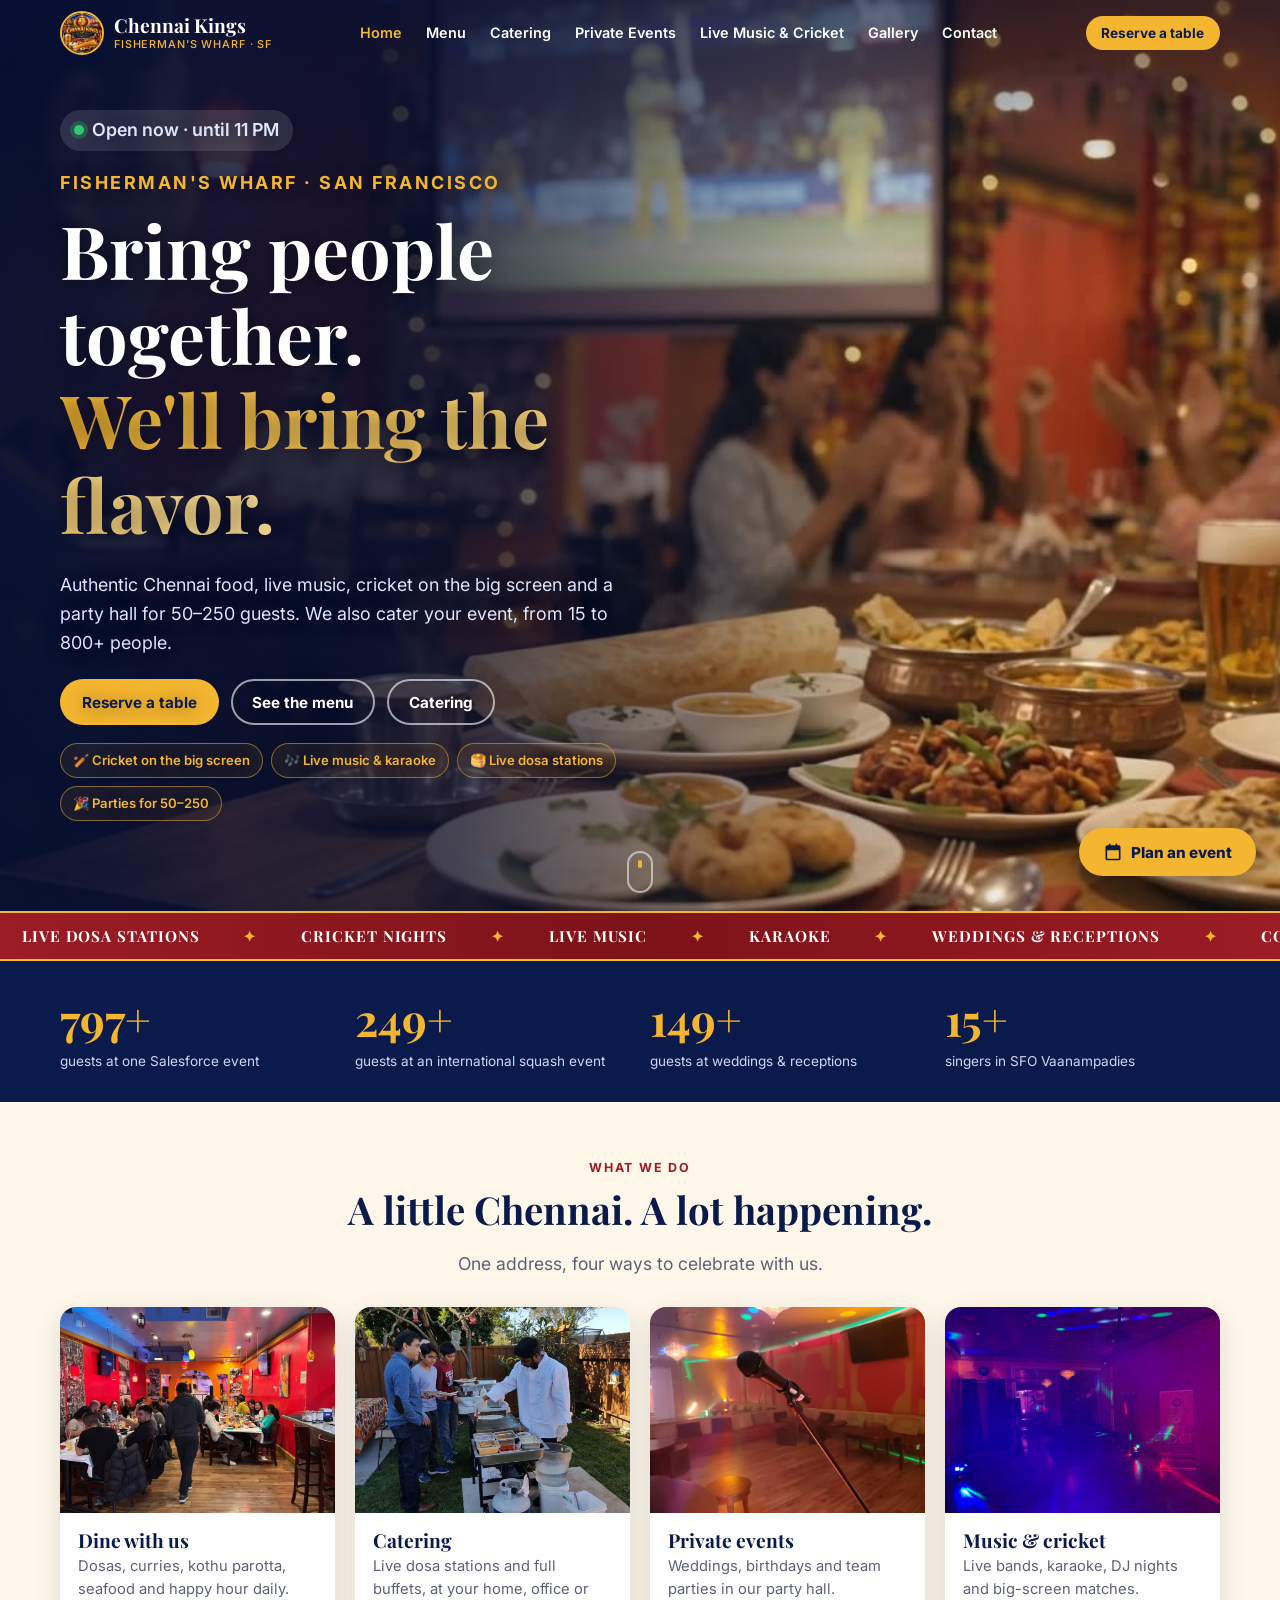
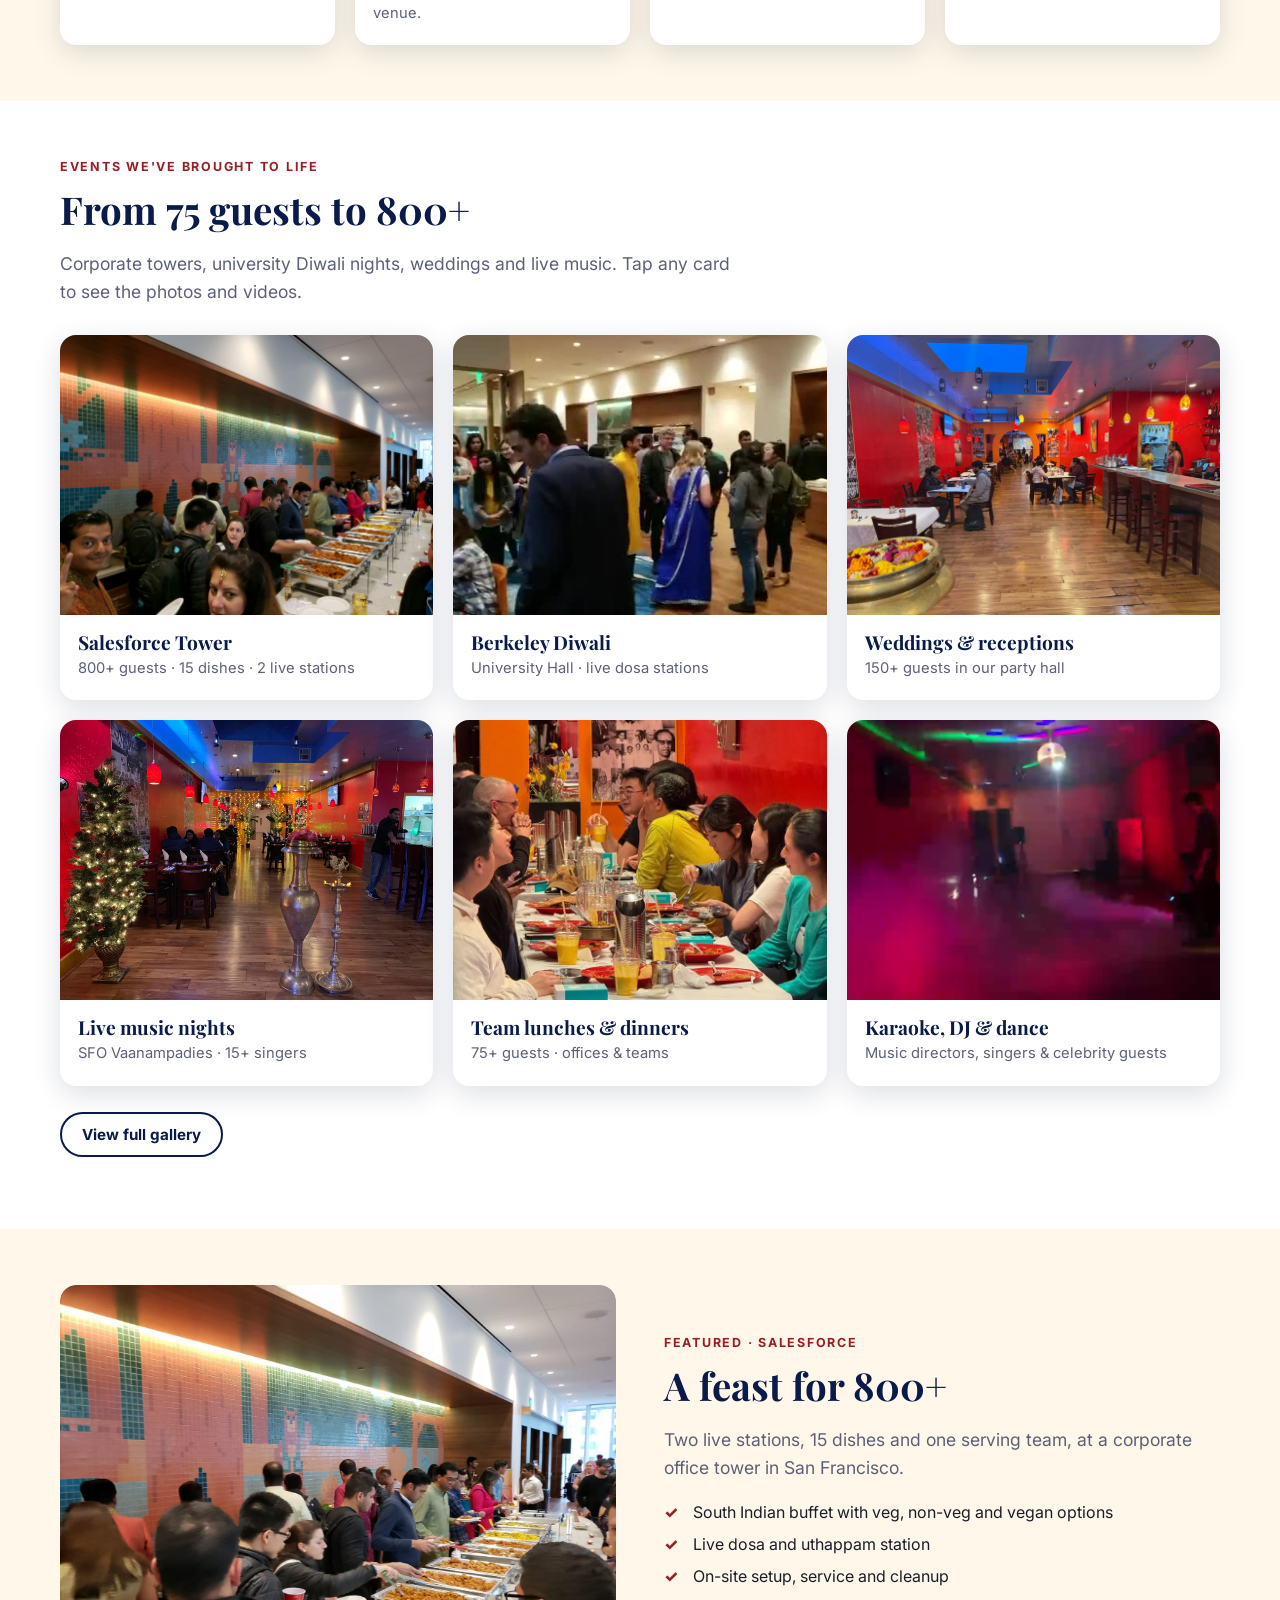
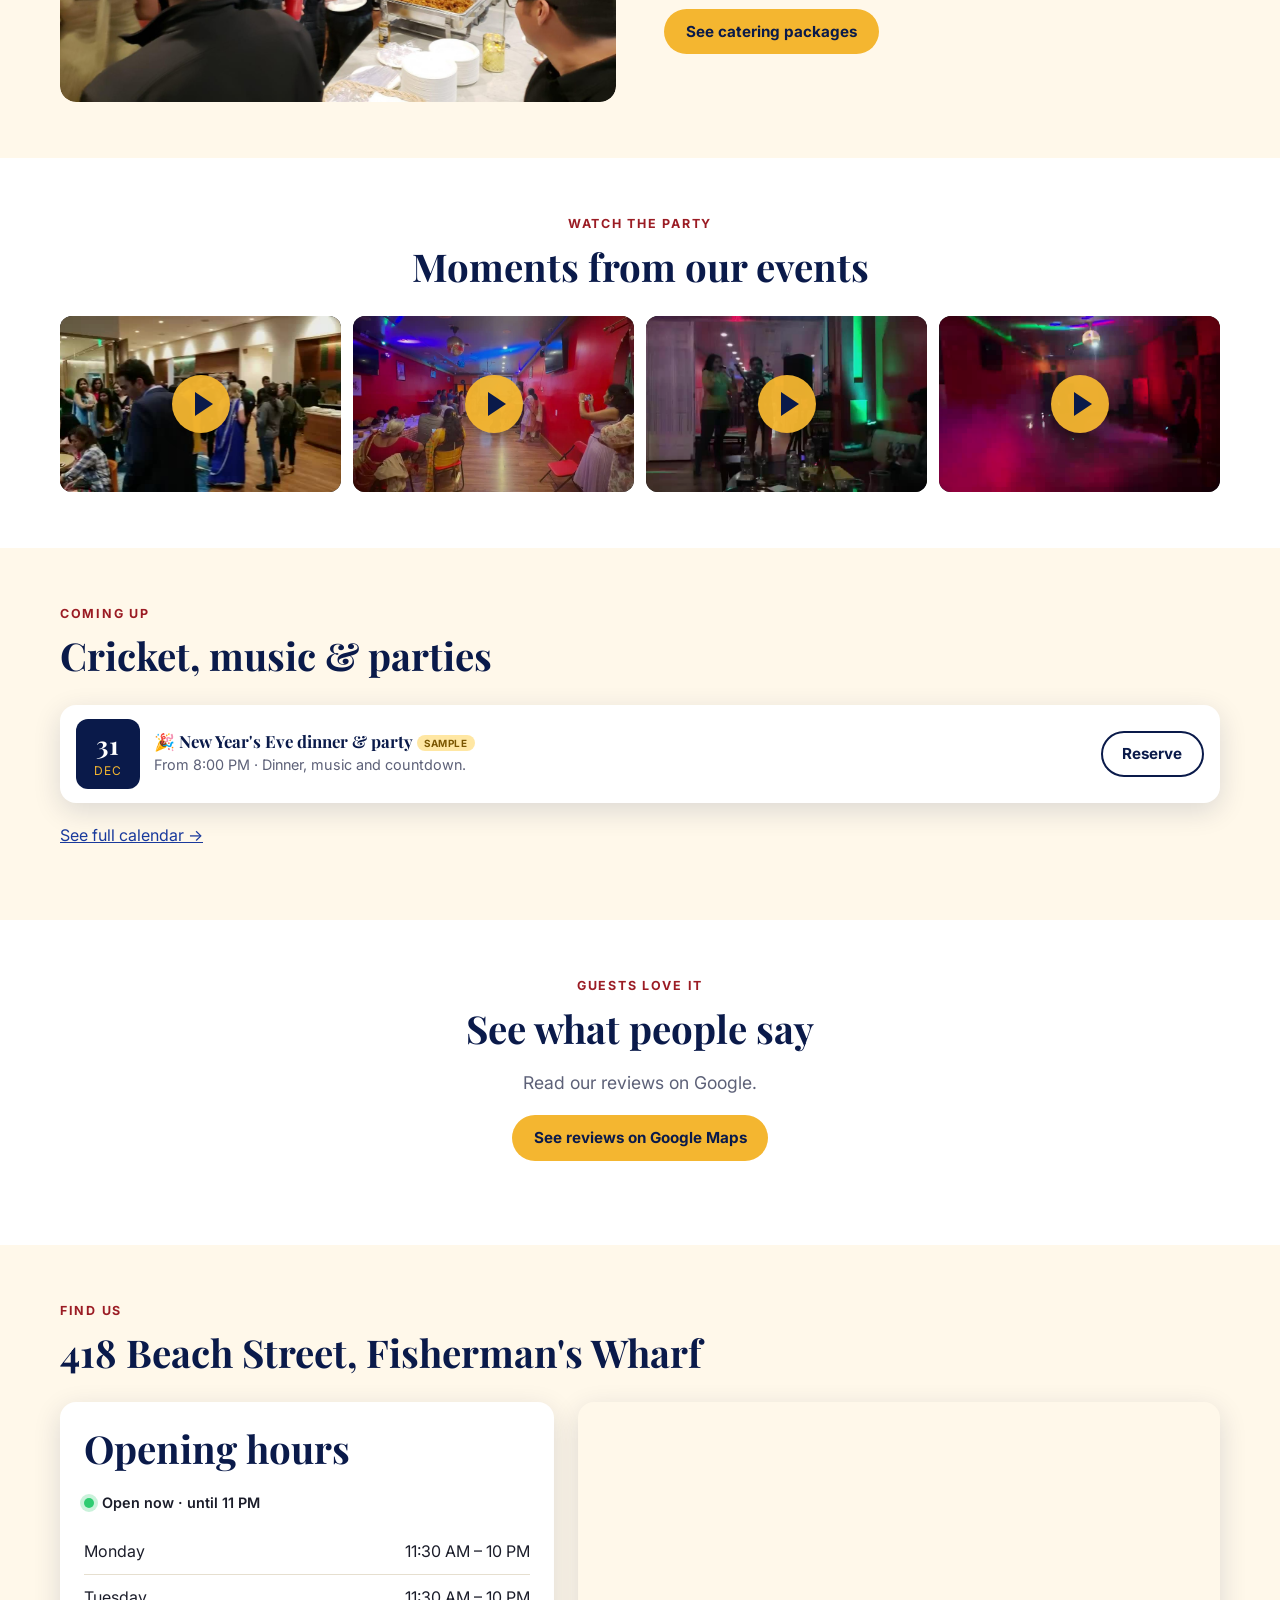
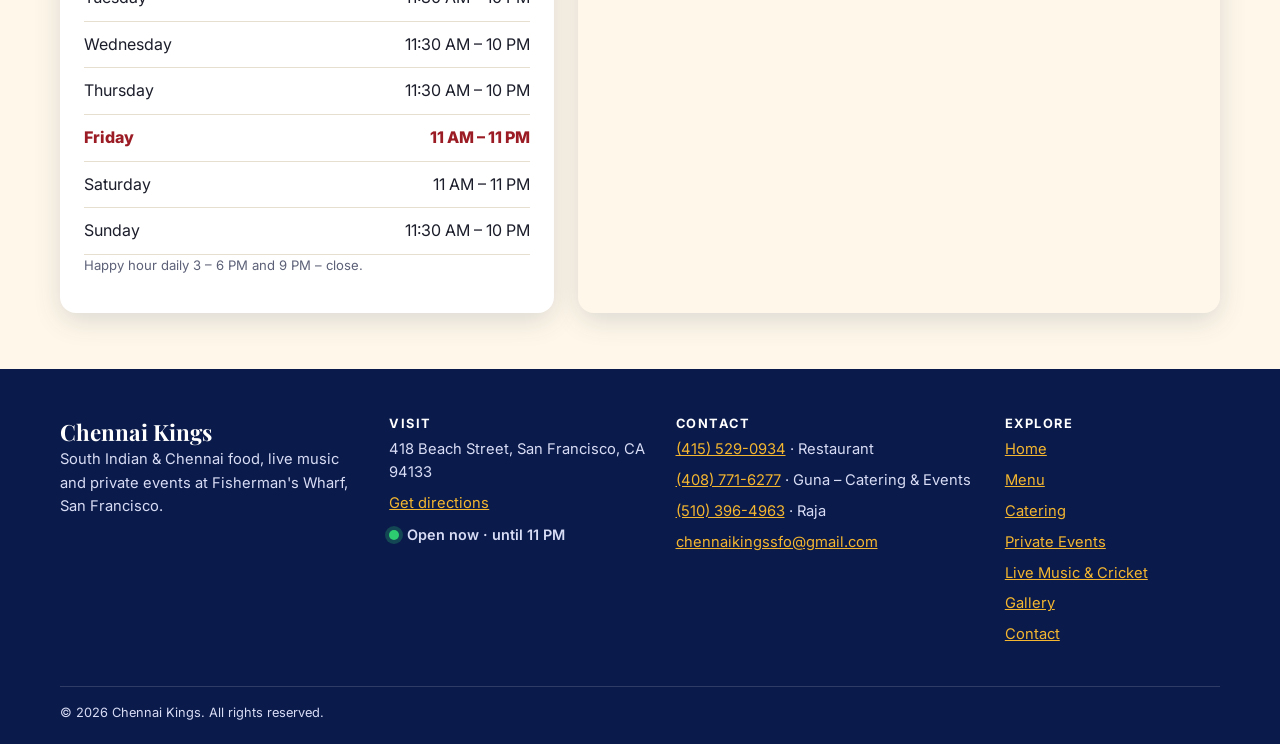
<file: index.html>
<!doctype html>
<html lang="en">
<head>
<meta charset="utf-8">
<meta name="viewport" content="width=device-width, initial-scale=1">
<title>Chennai Kings – South Indian Restaurant & Event Venue, Fisherman's Wharf SF</title>
<meta name="description" content="Chennai-style South Indian food, live music, cricket, karaoke and private events for 50–250 guests at Fisherman's Wharf, San Francisco. Catering for up to 800+ guests.">
<meta name="theme-color" content="#0a1a4a">
<link rel="icon" href="assets/logo-icon.png">
<link rel="preconnect" href="https://fonts.googleapis.com"><link rel="preconnect" href="https://fonts.gstatic.com" crossorigin>
<link rel="stylesheet" href="https://fonts.googleapis.com/css2?family=Inter:wght@400;500;600;700;800&family=Playfair+Display:wght@600;700&display=swap">
<link rel="stylesheet" href="css/style.css">
<link rel="preload" as="image" href="assets/hero/hero-poster.jpg">
<script>document.documentElement.classList.add("hv")</script>
</head>
<body data-page="home">
<a href="#main" style="position:absolute;left:-999px" onfocus="this.style.left='8px'">Skip to content</a>
<header id="site-header"></header>
<main id="main">
<section class="hero-home">
  <div class="hh-video" aria-hidden="true">
    <video autoplay muted loop playsinline preload="auto" poster="assets/hero/hero-poster.jpg" disablepictureinpicture>
      <source src="assets/hero/hero-cricket-sm.mp4" type="video/mp4" media="(max-width: 767px)">
      <source src="assets/hero/hero-cricket.mp4" type="video/mp4">
    </video>
  </div>
  <div class="wrap hh-grid">
    <div class="hh-copy">
      <p class="status" data-open-status></p>
      <p class="eyebrow" style="color:var(--gold)">Fisherman's Wharf · San Francisco</p>
      <h1>Bring people together.<br><em>We'll bring the flavor.</em></h1>
      <p>Authentic Chennai food, live music, cricket on the big screen and a party hall for 50–250 guests. We also cater your event, from 15 to 800+ people.</p>
      <div class="cta"><a class="btn btn-gold" href="tel:+14155290934">Reserve a table</a><a class="btn btn-ghost" href="menu.html">See the menu</a><a class="btn btn-ghost" href="catering.html">Catering</a></div>
      <ul class="facts"><li>🏏 Cricket on the big screen</li><li>🎶 Live music &amp; karaoke</li><li>🥞 Live dosa stations</li><li>🎉 Parties for 50–250</li></ul>
    </div>
  </div>
  <span class="scroll-cue" aria-hidden="true"></span>
</section>
<div class="marquee" aria-hidden="true"><div class="track"><span>Live dosa stations</span><span>Cricket nights</span><span>Live music</span><span>Karaoke</span><span>Weddings &amp; receptions</span><span>Corporate catering</span><span>Happy hour daily</span><span>Salesforce · 800+ guests</span><span>Berkeley Diwali</span><span>DJ &amp; dance parties</span><span>Live dosa stations</span><span>Cricket nights</span><span>Live music</span><span>Karaoke</span><span>Weddings &amp; receptions</span><span>Corporate catering</span><span>Happy hour daily</span><span>Salesforce · 800+ guests</span><span>Berkeley Diwali</span><span>DJ &amp; dance parties</span></div></div>
<div class="stats"><div class="wrap" data-stats></div></div>

<section class="block"><div class="wrap">
  <div class="sec-head center"><p class="eyebrow">What we do</p><h2>A little Chennai. A lot happening.</h2>
  <p class="lead">One address, four ways to celebrate with us.</p></div>
  <div class="grid g4">
    <a class="card ev" href="menu.html"><img src="assets/14_Other_Restaurant_Photos/group-dinner.jpg" alt="Group dinner" loading="lazy"><div><h3>Dine with us</h3><p>Dosas, curries, kothu parotta, seafood and happy hour daily.</p></div></a>
    <a class="card ev" href="catering.html"><img src="assets/08_Onsite_Dosa_Stations/onsite-dosa-1.jpg" alt="Live dosa station" loading="lazy"><div><h3>Catering</h3><p>Live dosa stations and full buffets, at your home, office or venue.</p></div></a>
    <a class="card ev" href="private-events.html"><img src="assets/12_Private_Party_Setups/private-event-setup-2.jpg" alt="Private party setup" loading="lazy"><div><h3>Private events</h3><p>Weddings, birthdays and team parties in our party hall.</p></div></a>
    <a class="card ev" href="live-music.html"><img src="assets/06_Live_Music/live-music-atmosphere-2.jpg" alt="Live music night" loading="lazy"><div><h3>Music &amp; cricket</h3><p>Live bands, karaoke, DJ nights and big-screen matches.</p></div></a>
  </div></div></section>

<section class="block alt"><div class="wrap">
  <div class="sec-head"><p class="eyebrow">Events we've brought to life</p><h2>From 75 guests to 800+</h2>
  <p class="lead">Corporate towers, university Diwali nights, weddings and live music. Tap any card to see the photos and videos.</p></div>
  <div class="grid g3" data-past></div>
  <p style="margin-top:26px"><a class="btn btn-ghost-dark" href="gallery.html">View full gallery</a></p>
</div></section>

<section class="block"><div class="wrap feature">
  <div class="media"><img src="assets/01_Salesforce_Catering/salesforce-event-1.jpg" alt="Salesforce catering" loading="lazy"></div>
  <div><p class="eyebrow">Featured · Salesforce</p><h2>A feast for 800+</h2>
  <p class="lead">Two live stations, 15 dishes and one serving team, at a corporate office tower in San Francisco.</p>
  <ul class="ticks"><li>South Indian buffet with veg, non-veg and vegan options</li><li>Live dosa and uthappam station</li><li>On-site setup, service and cleanup</li></ul>
  <a class="btn btn-gold" href="catering.html">See catering packages</a></div></div></section>

<section class="block alt"><div class="wrap">
  <div class="sec-head center"><p class="eyebrow">Watch the party</p><h2>Moments from our events</h2></div>
  <div class="strip" data-videos="berkeley-diwali-1,live-music-performance-2,private-dj-dance-1,wedding-celebration-2"></div>
</div></section>

<section class="block"><div class="wrap">
  <div class="sec-head"><p class="eyebrow">Coming up</p><h2>Cricket, music &amp; parties</h2></div>
  <ul class="cal" data-events="all"></ul>
  <p style="margin-top:20px"><a href="live-music.html">See full calendar →</a></p>
</div></section>

<section class="block alt"><div class="wrap">
  <div class="sec-head center"><p class="eyebrow">Guests love it</p><h2>See what people say</h2>
  <p class="lead">Read our reviews on Google.</p><div data-reviews></div></div>
</div></section>

<section class="block"><div class="wrap"><div class="sec-head"><p class="eyebrow">Find us</p><h2>418 Beach Street, Fisherman's Wharf</h2></div>
<div class="info-grid">
  <div class="panel"><h2>Opening hours</h2><p class="status" data-open-status></p><ul class="hours" data-hours></ul>
    <p class="fine">Happy hour daily 3 – 6 PM and 9 PM – close.</p></div>
  <div class="map" data-map></div></div>
</div></section>
</main>
<footer id="site-footer"></footer>
<script src="js/data.js"></script>
<script src="js/main.js"></script>
</body>
</html>
</file>
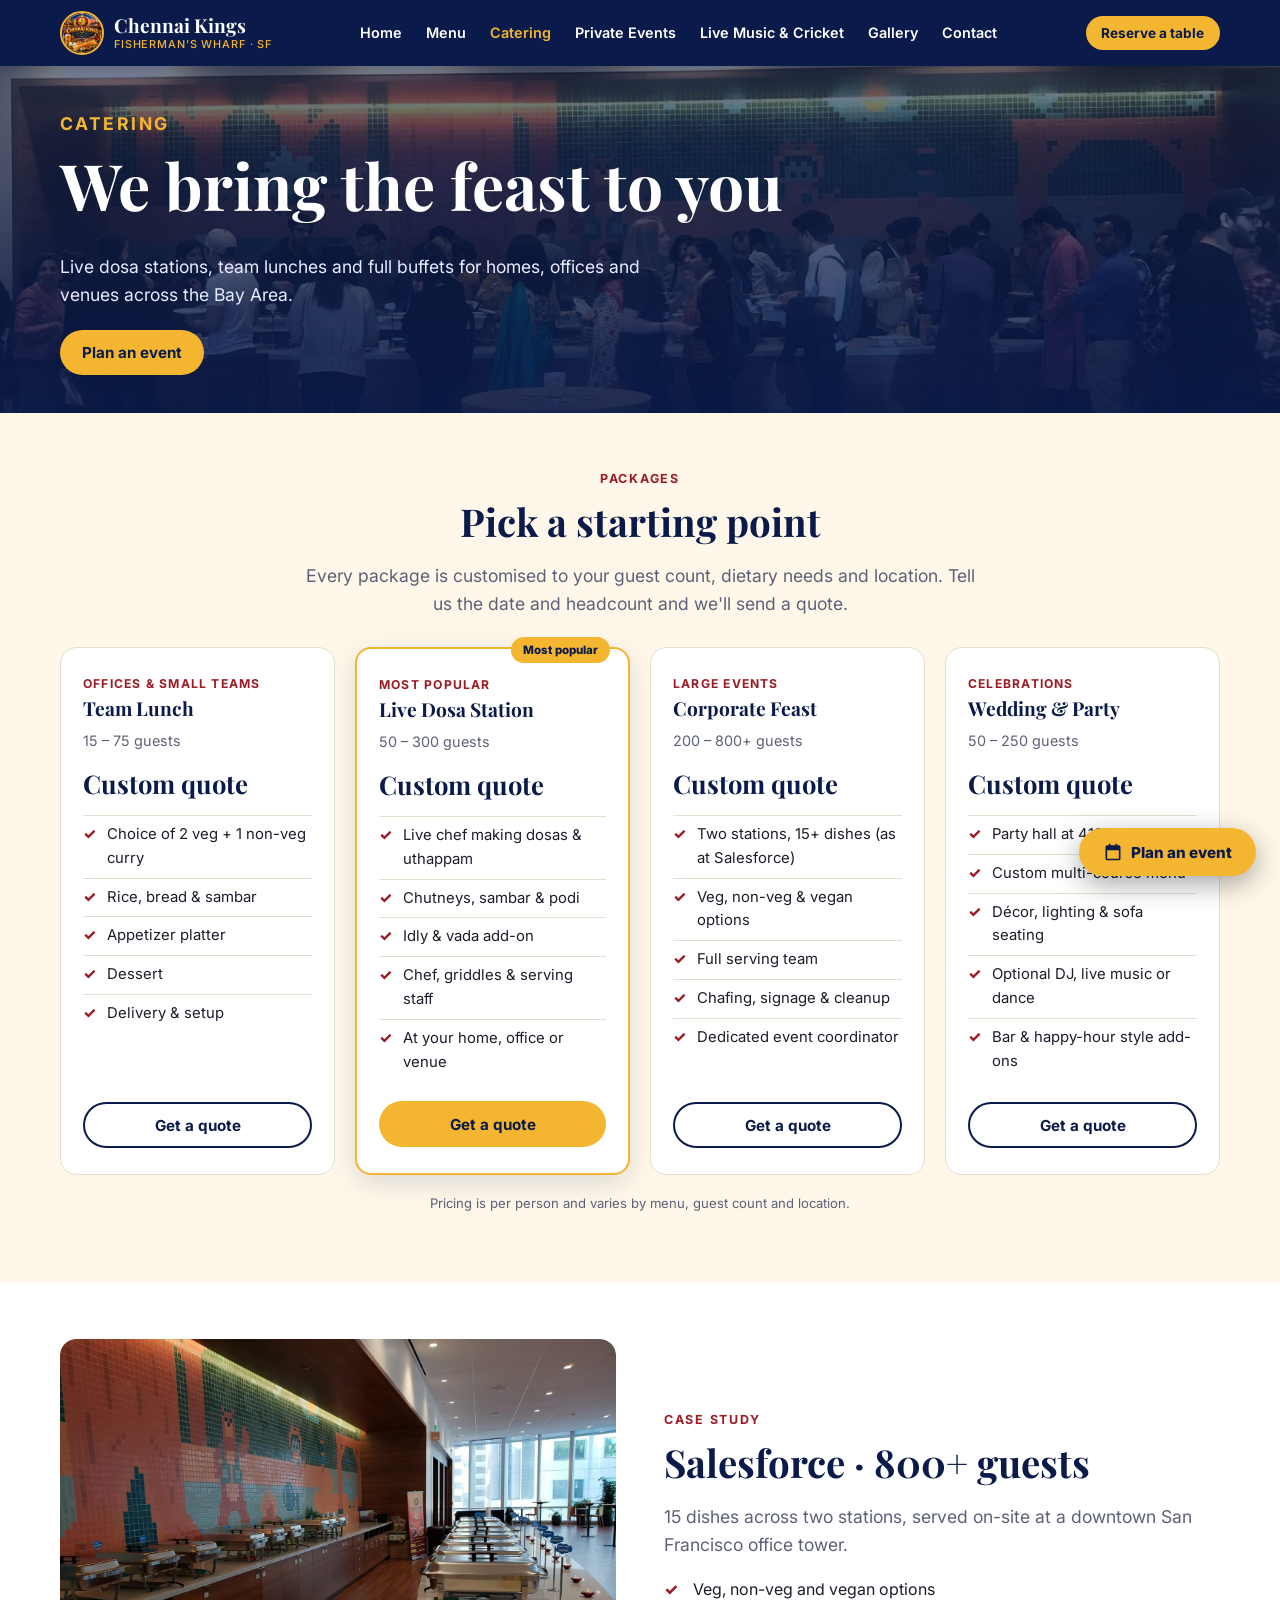
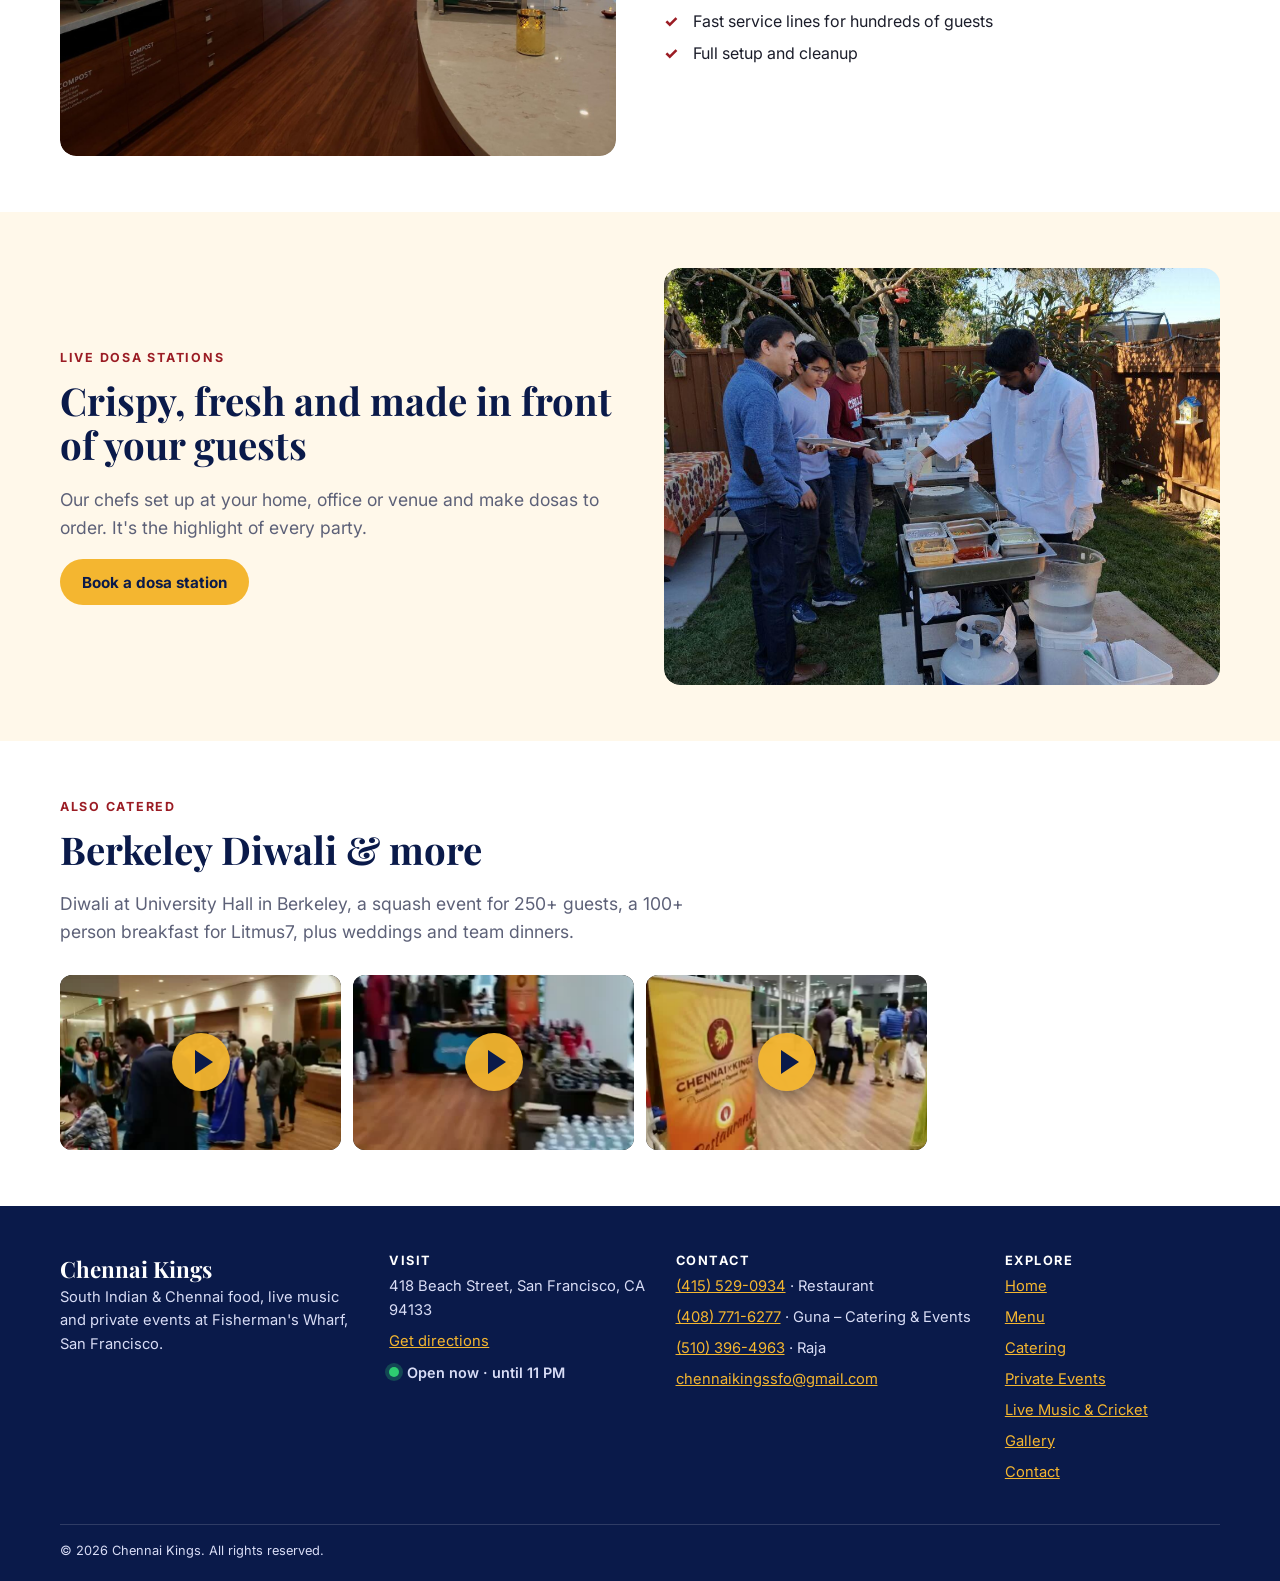
<file: catering.html>
<!doctype html>
<html lang="en">
<head>
<meta charset="utf-8">
<meta name="viewport" content="width=device-width, initial-scale=1">
<title>Catering – Live Dosa Stations & Corporate Catering | Chennai Kings SF</title>
<meta name="description" content="South Indian catering in San Francisco and the Bay Area: live dosa stations, corporate lunches and feasts for up to 800+ guests.">
<meta name="theme-color" content="#0a1a4a">
<link rel="icon" href="assets/logo-icon.png">
<link rel="preconnect" href="https://fonts.googleapis.com"><link rel="preconnect" href="https://fonts.gstatic.com" crossorigin>
<link rel="stylesheet" href="https://fonts.googleapis.com/css2?family=Inter:wght@400;500;600;700;800&family=Playfair+Display:wght@600;700&display=swap">
<link rel="stylesheet" href="css/style.css">
</head>
<body data-page="catering">
<a href="#main" style="position:absolute;left:-999px" onfocus="this.style.left='8px'">Skip to content</a>
<header id="site-header"></header>
<main id="main">
<section class="hero small" style="background-image:url('assets/01_Salesforce_Catering/salesforce-crowd.jpg')">
  <div class="wrap">
    
    <p class="eyebrow" style="color:var(--gold)">Catering</p>
    <h1>We bring the feast to you</h1>
    <p>Live dosa stations, team lunches and full buffets for homes, offices and venues across the Bay Area.</p>
    <div class="cta"><button class="btn btn-gold" data-plan>Plan an event</button></div>
  </div>
</section>
<section class="block"><div class="wrap">
  <div class="sec-head center"><p class="eyebrow">Packages</p><h2>Pick a starting point</h2>
  <p class="lead">Every package is customised to your guest count, dietary needs and location. Tell us the date and headcount and we'll send a quote.</p></div>
  <div class="grid g4" data-packages></div>
  <p class="fine" style="margin-top:18px;text-align:center">Pricing is per person and varies by menu, guest count and location.</p>
</div></section>

<section class="block alt"><div class="wrap feature">
  <div class="media"><img src="assets/01_Salesforce_Catering/salesforce-event-5.jpg" alt="Salesforce stations" loading="lazy"></div>
  <div><p class="eyebrow">Case study</p><h2>Salesforce · 800+ guests</h2>
  <p class="lead">15 dishes across two stations, served on-site at a downtown San Francisco office tower.</p>
  <ul class="ticks"><li>Veg, non-veg and vegan options</li><li>Fast service lines for hundreds of guests</li><li>Full setup and cleanup</li></ul></div></div></section>

<section class="block"><div class="wrap feature flip">
  <div class="media"><img src="assets/08_Onsite_Dosa_Stations/onsite-dosa-1.jpg" alt="Chef preparing dosas" loading="lazy"></div>
  <div><p class="eyebrow">Live dosa stations</p><h2>Crispy, fresh and made in front of your guests</h2>
  <p class="lead">Our chefs set up at your home, office or venue and make dosas to order. It's the highlight of every party.</p>
  <button class="btn btn-gold" data-plan="Live dosa station">Book a dosa station</button></div></div></section>

<section class="block alt"><div class="wrap">
  <div class="sec-head"><p class="eyebrow">Also catered</p><h2>Berkeley Diwali &amp; more</h2>
  <p class="lead">Diwali at University Hall in Berkeley, a squash event for 250+ guests, a 100+ person breakfast for Litmus7, plus weddings and team dinners.</p></div>
  <div class="strip" data-videos="berkeley-diwali"></div>
</div></section>
</main>
<footer id="site-footer"></footer>
<script src="js/data.js"></script>
<script src="js/main.js"></script>
</body>
</html>
</file>
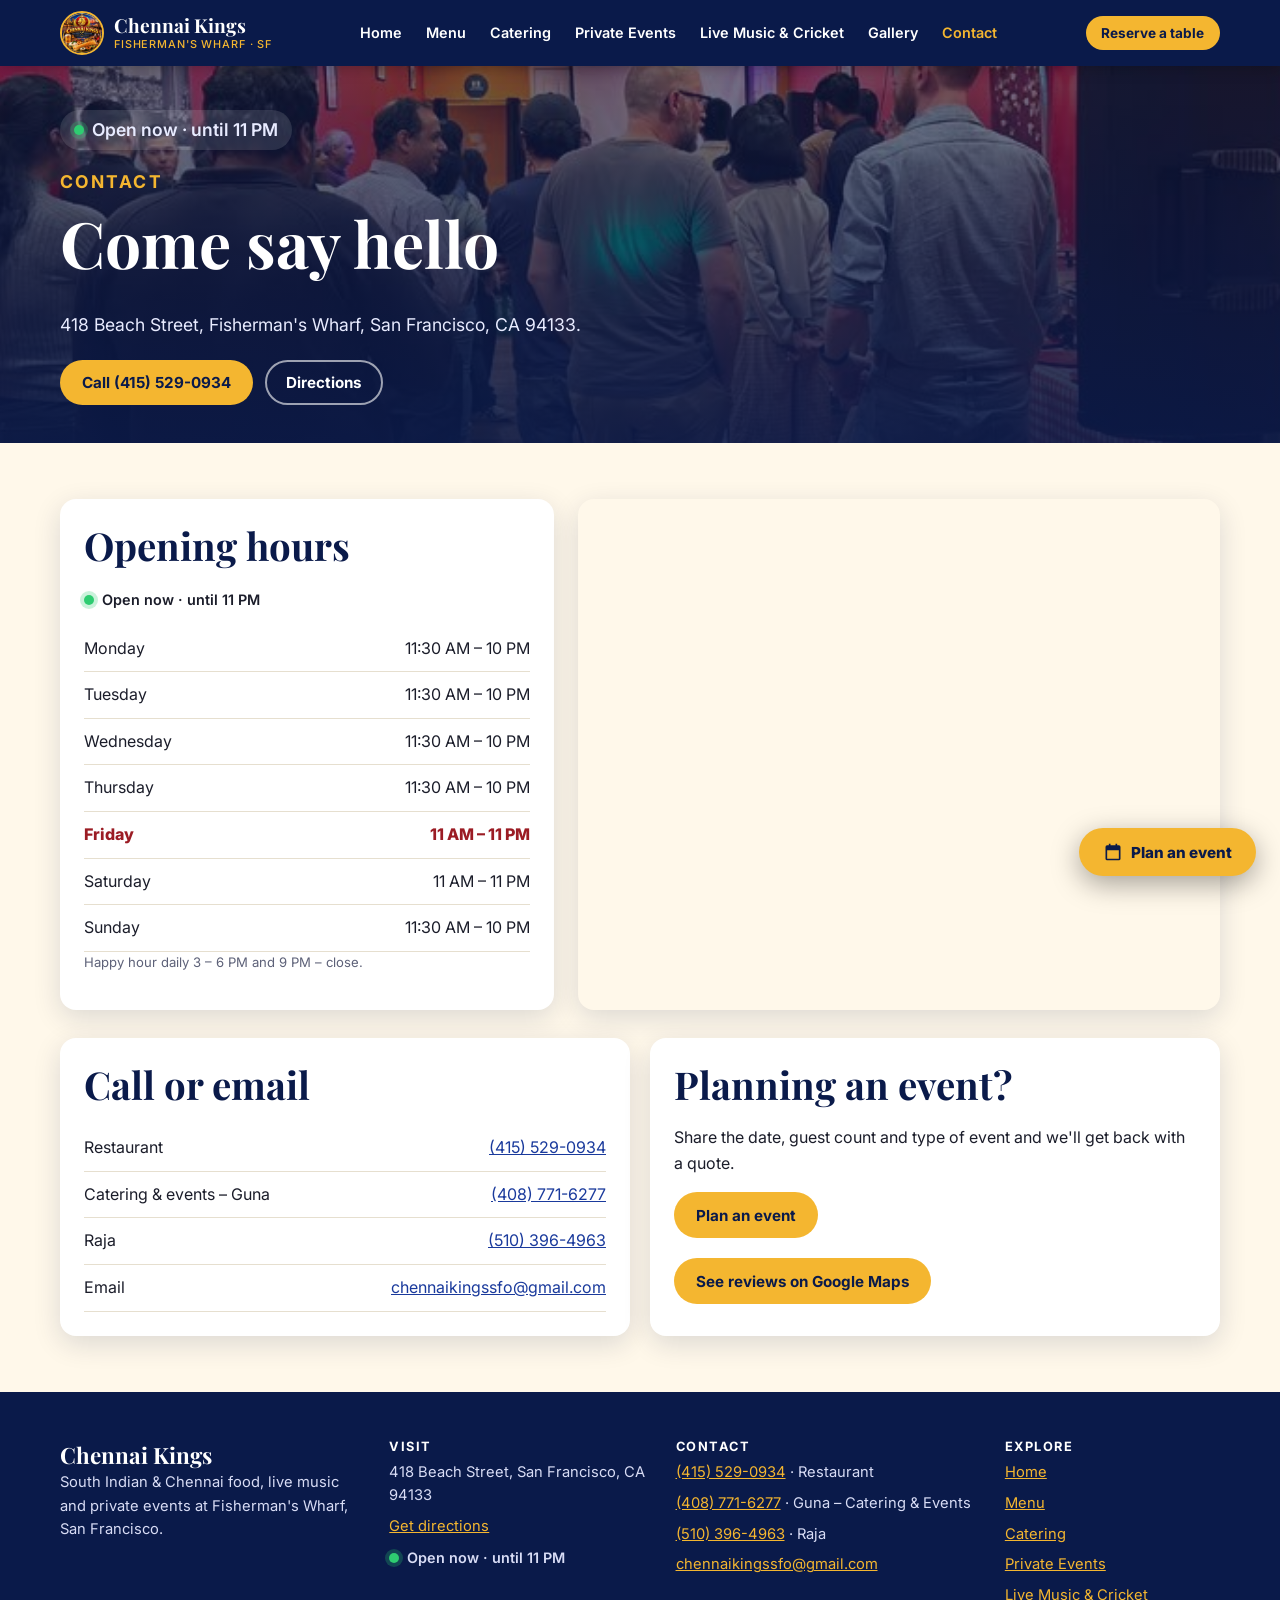
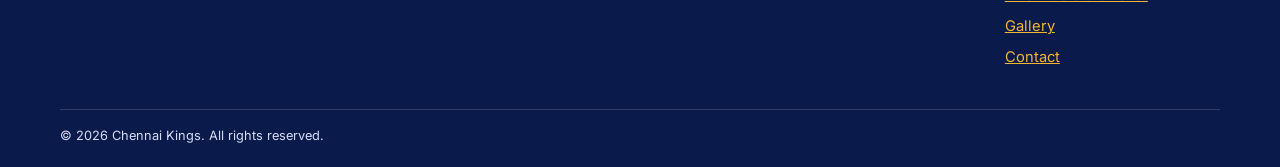
<file: contact.html>
<!doctype html>
<html lang="en">
<head>
<meta charset="utf-8">
<meta name="viewport" content="width=device-width, initial-scale=1">
<title>Contact, Hours & Directions – Chennai Kings, Fisherman's Wharf SF</title>
<meta name="description" content="Chennai Kings, 418 Beach Street, San Francisco. Opening hours, phone numbers, directions and event inquiries.">
<meta name="theme-color" content="#0a1a4a">
<link rel="icon" href="assets/logo-icon.png">
<link rel="preconnect" href="https://fonts.googleapis.com"><link rel="preconnect" href="https://fonts.gstatic.com" crossorigin>
<link rel="stylesheet" href="https://fonts.googleapis.com/css2?family=Inter:wght@400;500;600;700;800&family=Playfair+Display:wght@600;700&display=swap">
<link rel="stylesheet" href="css/style.css">
</head>
<body data-page="contact">
<a href="#main" style="position:absolute;left:-999px" onfocus="this.style.left='8px'">Skip to content</a>
<header id="site-header"></header>
<main id="main">
<section class="hero small" style="background-image:url('assets/14_Other_Restaurant_Photos/restaurant-event.jpg')">
  <div class="wrap">
    <p class="status" data-open-status></p>
    <p class="eyebrow" style="color:var(--gold)">Contact</p>
    <h1>Come say hello</h1>
    <p>418 Beach Street, Fisherman's Wharf, San Francisco, CA 94133.</p>
    <div class="cta"><a class="btn btn-gold" href="tel:+14155290934">Call (415) 529-0934</a><a class="btn btn-ghost" href="https://www.google.com/maps/search/?api=1&query=Chennai+Kings+418+Beach+Street+San+Francisco+CA+94133" target="_blank" rel="noopener">Directions</a></div>
  </div>
</section>
<section class="block"><div class="wrap"><div class="info-grid">
  <div class="panel"><h2>Opening hours</h2><p class="status" data-open-status></p><ul class="hours" data-hours></ul>
    <p class="fine">Happy hour daily 3 – 6 PM and 9 PM – close.</p></div>
  <div class="map" data-map></div></div>
  <div class="grid g2" style="margin-top:28px">
    <div class="panel"><h2>Call or email</h2><ul class="contact-list">
      <li><span>Restaurant</span><a href="tel:+14155290934">(415) 529-0934</a></li>
      <li><span>Catering &amp; events – Guna</span><a href="tel:+14087716277">(408) 771-6277</a></li>
      <li><span>Raja</span><a href="tel:+15103964963">(510) 396-4963</a></li>
      <li><span>Email</span><a href="mailto:chennaikingssfo@gmail.com">chennaikingssfo@gmail.com</a></li></ul></div>
    <div class="panel"><h2>Planning an event?</h2><p>Share the date, guest count and type of event and we'll get back with a quote.</p>
      <button class="btn btn-gold" data-plan>Plan an event</button><div style="margin-top:20px" data-reviews></div></div>
  </div></div></section>
</main>
<footer id="site-footer"></footer>
<script src="js/data.js"></script>
<script src="js/main.js"></script>
</body>
</html>
</file>
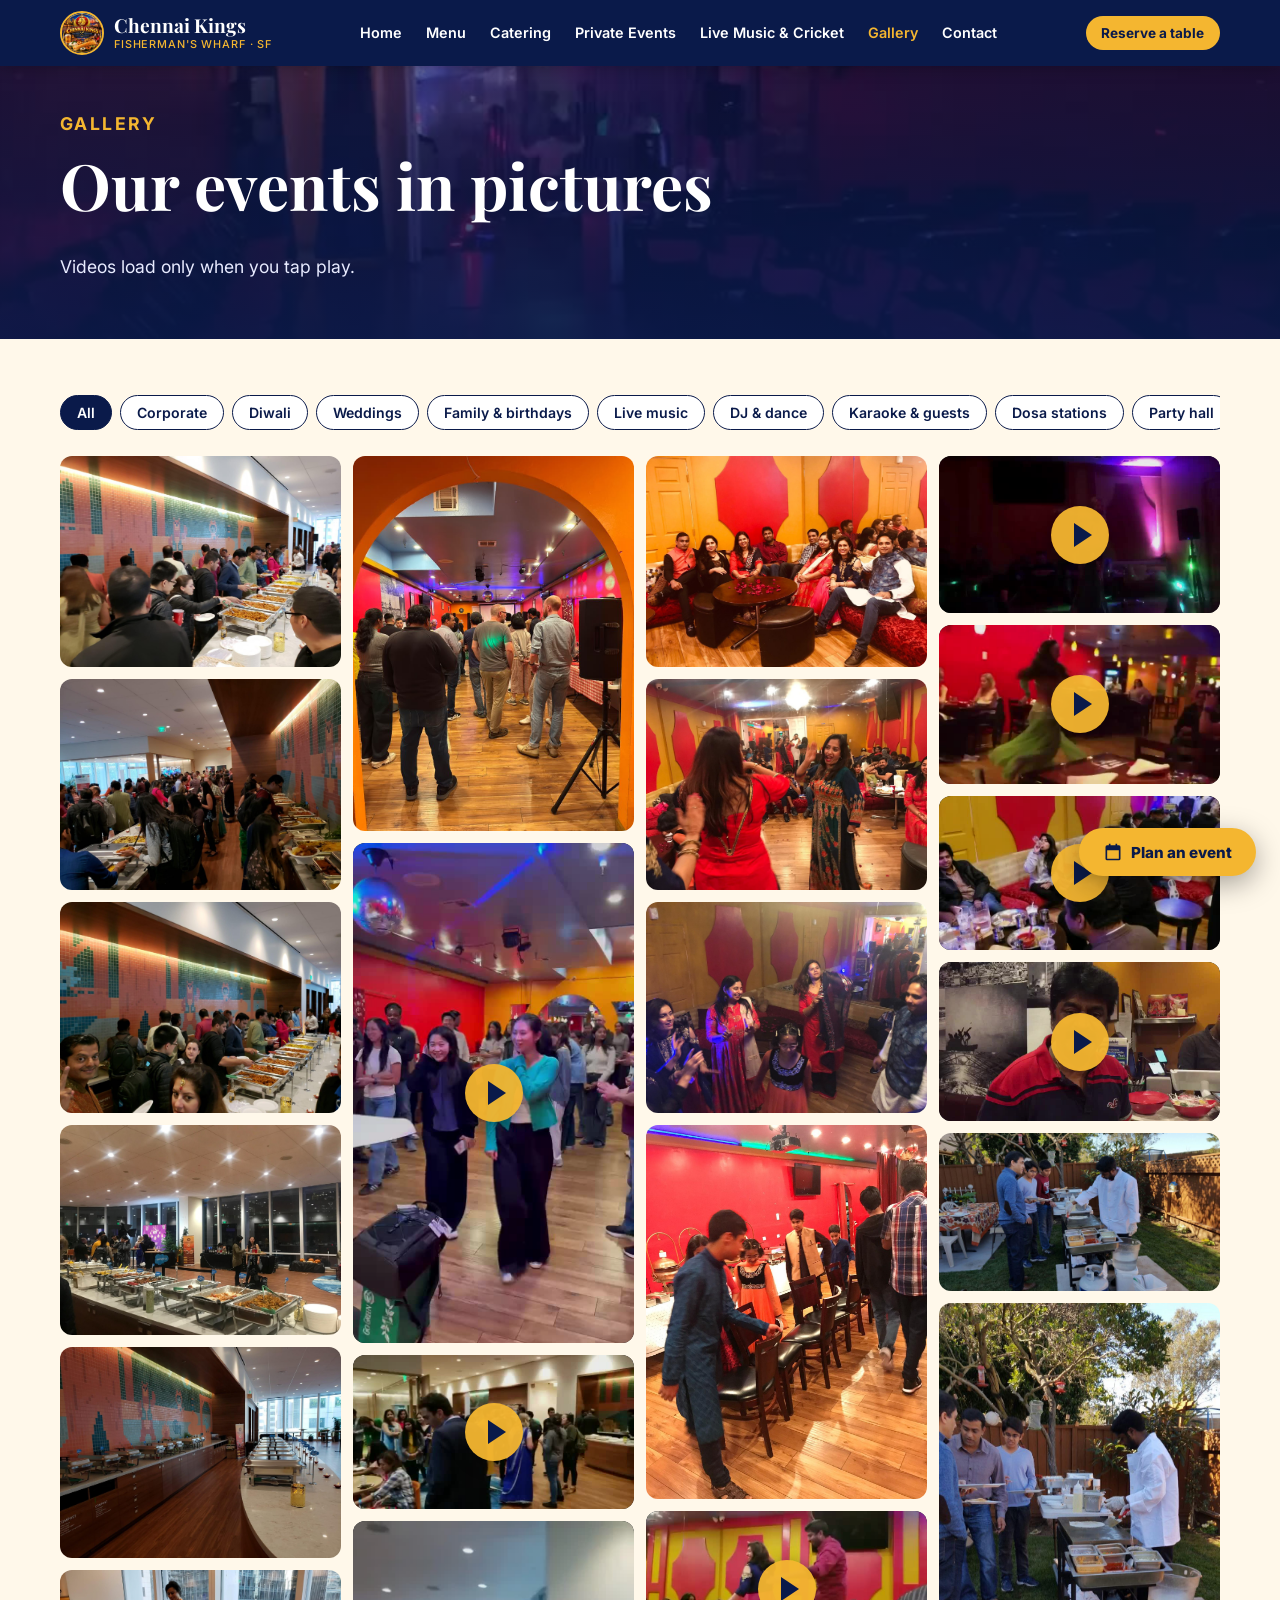
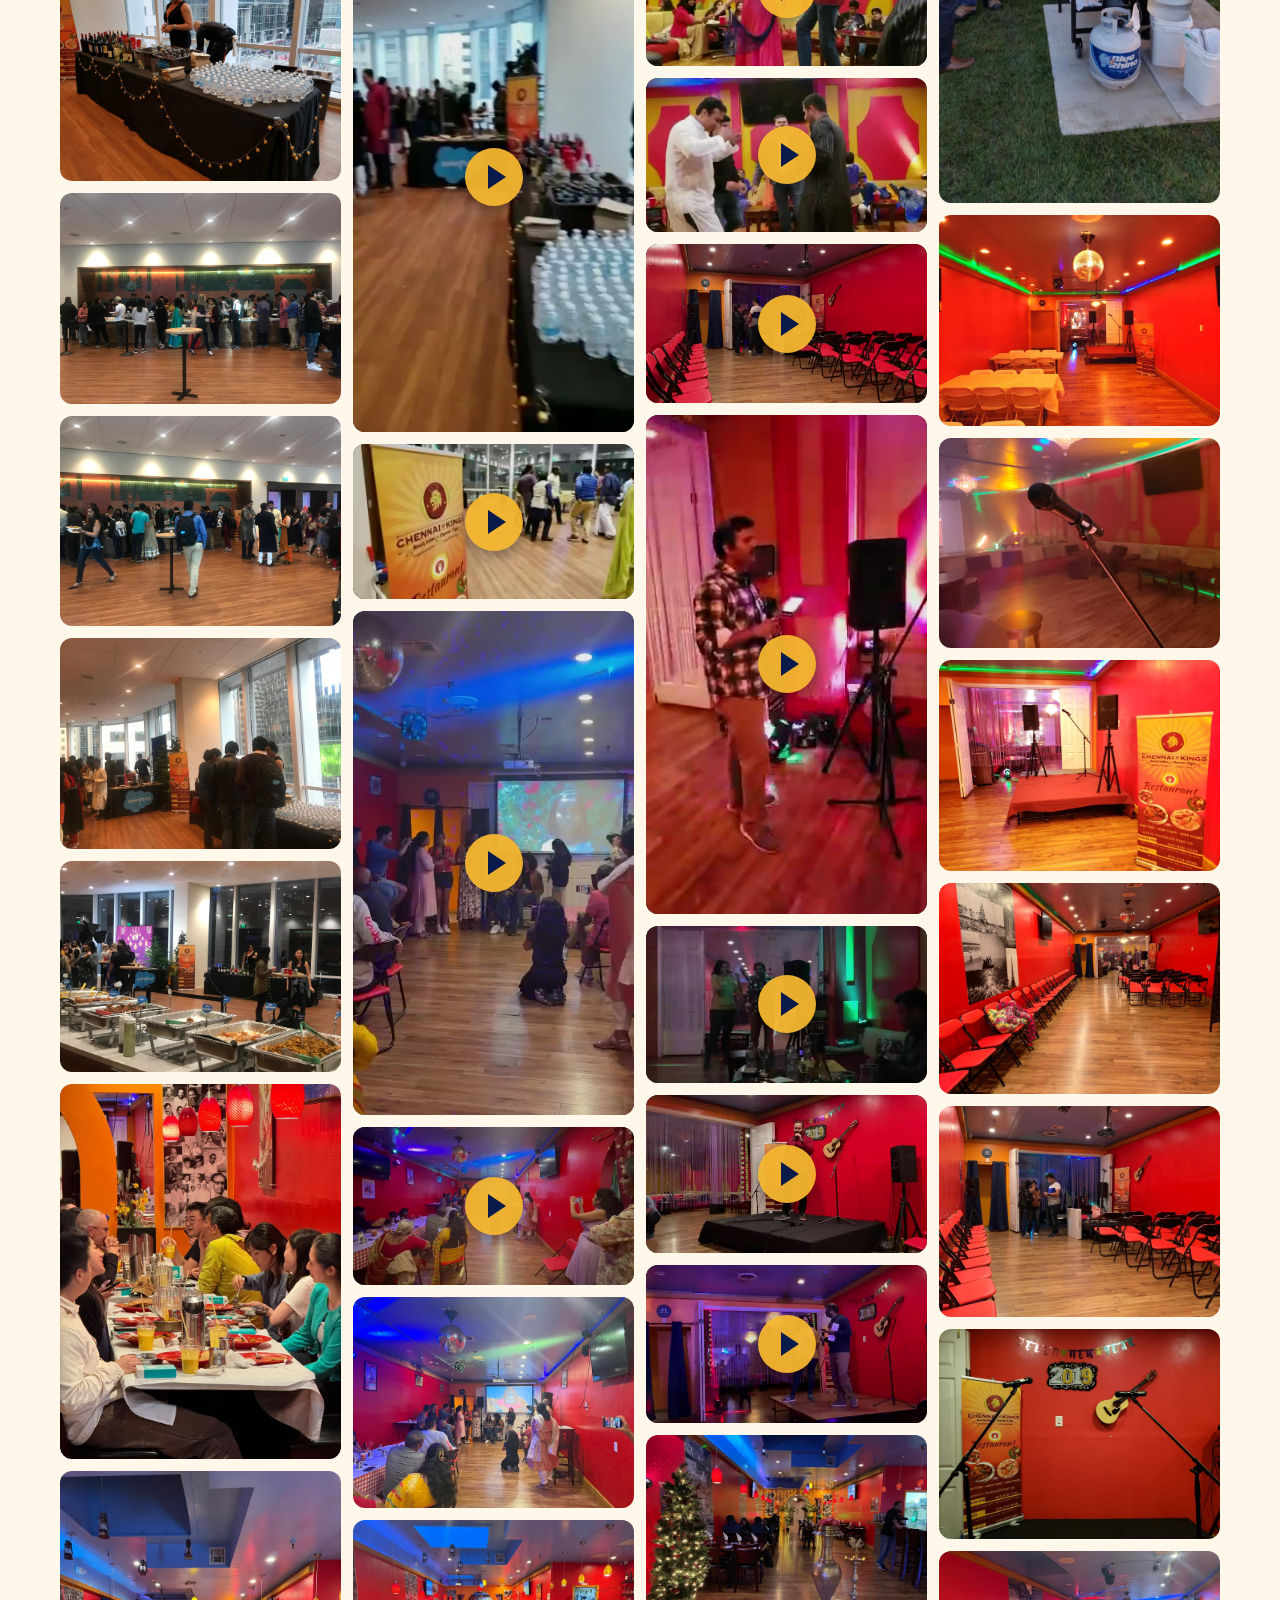
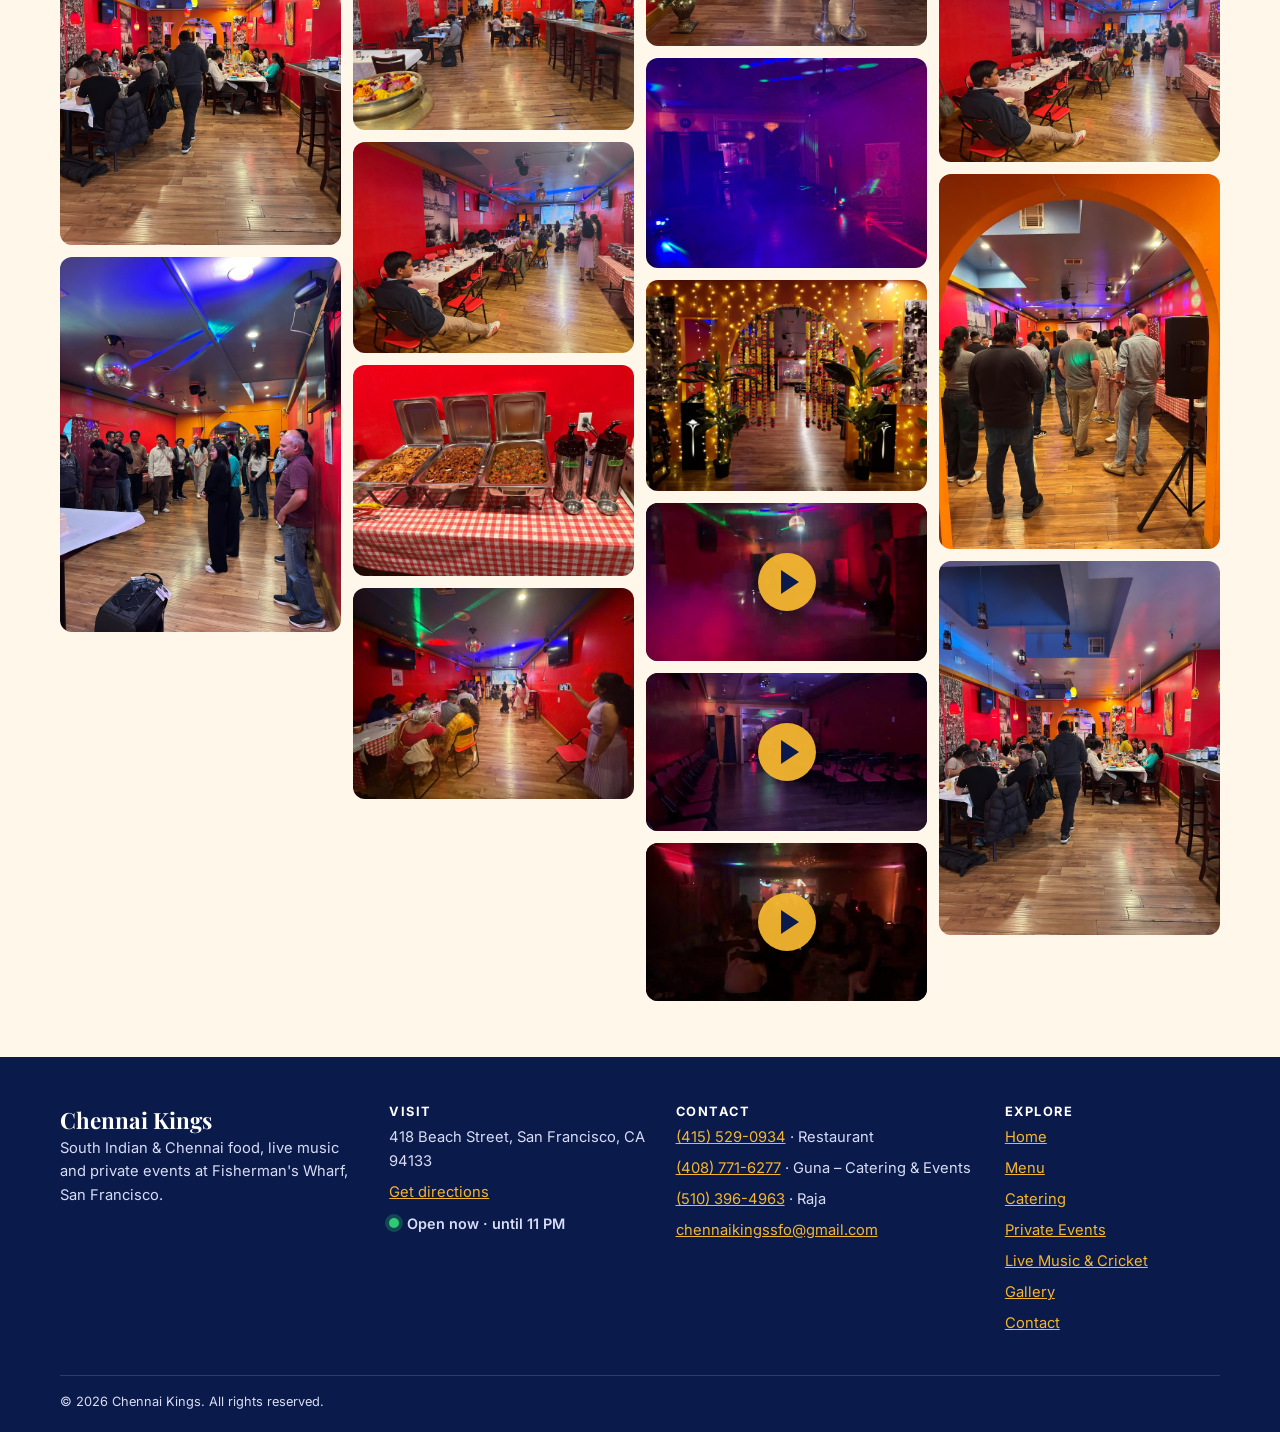
<file: gallery.html>
<!doctype html>
<html lang="en">
<head>
<meta charset="utf-8">
<meta name="viewport" content="width=device-width, initial-scale=1">
<title>Gallery – Parties & Food Events | Chennai Kings SF</title>
<meta name="description" content="Photos and videos from Chennai Kings events: Salesforce catering, Berkeley Diwali, weddings, live music, karaoke and dosa stations.">
<meta name="theme-color" content="#0a1a4a">
<link rel="icon" href="assets/logo-icon.png">
<link rel="preconnect" href="https://fonts.googleapis.com"><link rel="preconnect" href="https://fonts.gstatic.com" crossorigin>
<link rel="stylesheet" href="https://fonts.googleapis.com/css2?family=Inter:wght@400;500;600;700;800&family=Playfair+Display:wght@600;700&display=swap">
<link rel="stylesheet" href="css/style.css">
</head>
<body data-page="gallery">
<a href="#main" style="position:absolute;left:-999px" onfocus="this.style.left='8px'">Skip to content</a>
<header id="site-header"></header>
<main id="main">
<section class="hero small" style="background-image:url('assets/07_DJ_and_Dance/private-dj-dance-2.jpg')">
  <div class="wrap">
    
    <p class="eyebrow" style="color:var(--gold)">Gallery</p>
    <h1>Our events in pictures</h1>
    <p>Videos load only when you tap play.</p>
    <div class="cta"></div>
  </div>
</section>
<section class="block"><div class="wrap">
  <div class="chips-row" id="gallery-chips" style="margin-bottom:22px"></div>
  <div class="gallery" id="gallery-root"></div>
</div></section>
<dialog id="lightbox"><img alt=""><button class="prev" aria-label="Previous">‹</button><button class="next" aria-label="Next">›</button><button class="close" aria-label="Close">×</button></dialog>
</main>
<footer id="site-footer"></footer>
<script src="js/data.js"></script>
<script src="js/main.js"></script>
</body>
</html>
</file>
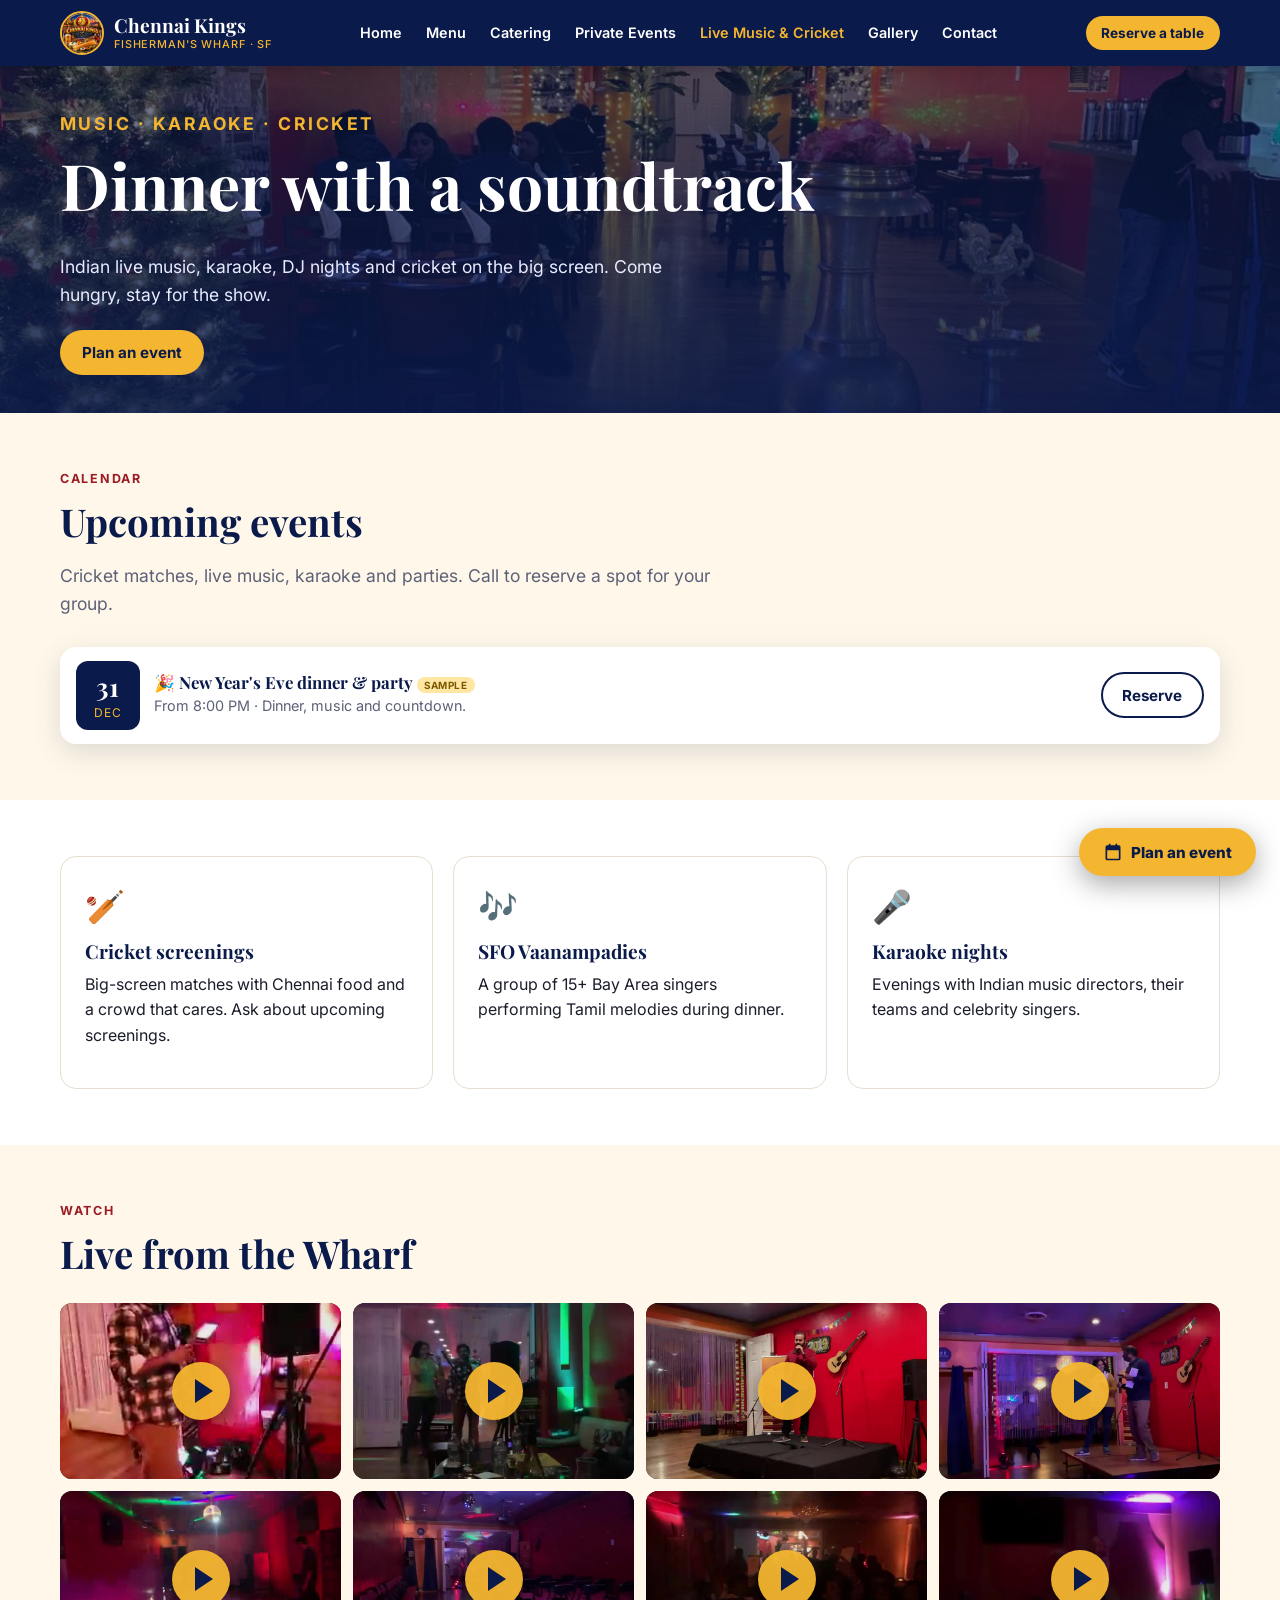
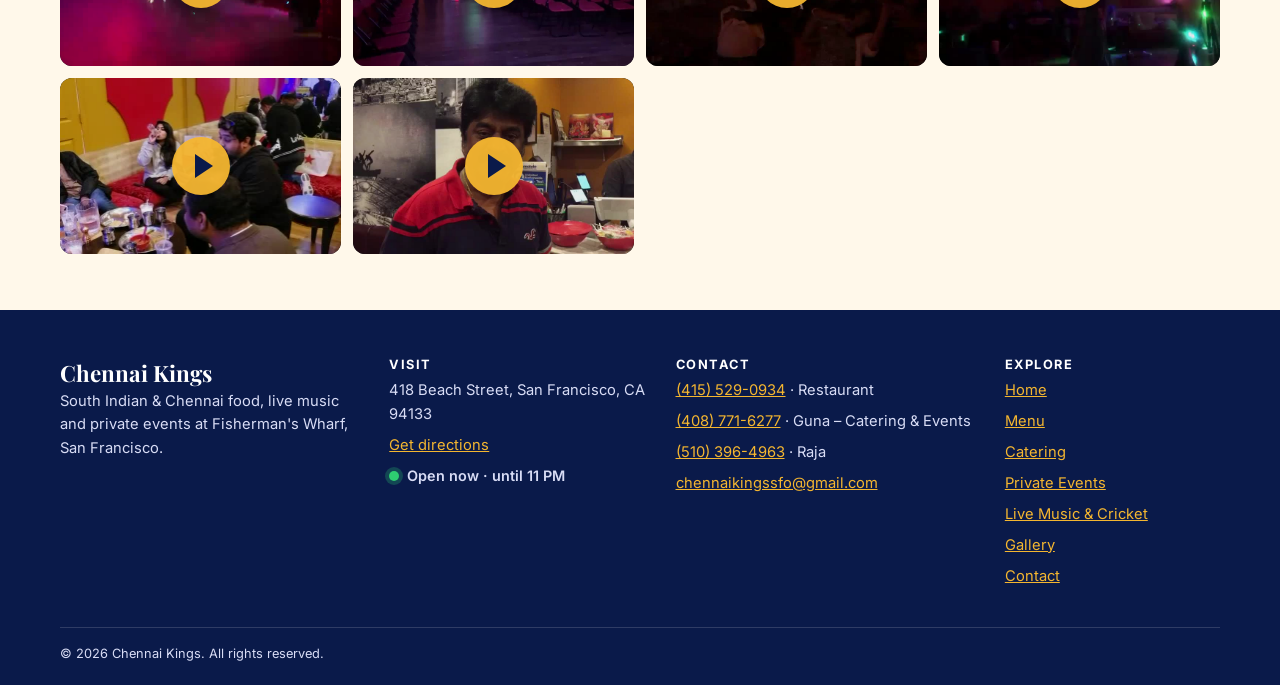
<file: live-music.html>
<!doctype html>
<html lang="en">
<head>
<meta charset="utf-8">
<meta name="viewport" content="width=device-width, initial-scale=1">
<title>Live Music, Karaoke & Cricket Screenings – Chennai Kings SF</title>
<meta name="description" content="Indian live music, karaoke, DJ nights and big-screen cricket at Chennai Kings, Fisherman's Wharf San Francisco. See the events calendar.">
<meta name="theme-color" content="#0a1a4a">
<link rel="icon" href="assets/logo-icon.png">
<link rel="preconnect" href="https://fonts.googleapis.com"><link rel="preconnect" href="https://fonts.gstatic.com" crossorigin>
<link rel="stylesheet" href="https://fonts.googleapis.com/css2?family=Inter:wght@400;500;600;700;800&family=Playfair+Display:wght@600;700&display=swap">
<link rel="stylesheet" href="css/style.css">
</head>
<body data-page="music">
<a href="#main" style="position:absolute;left:-999px" onfocus="this.style.left='8px'">Skip to content</a>
<header id="site-header"></header>
<main id="main">
<section class="hero small" style="background-image:url('assets/06_Live_Music/live-music-atmosphere-1.jpg')">
  <div class="wrap">
    
    <p class="eyebrow" style="color:var(--gold)">Music · karaoke · cricket</p>
    <h1>Dinner with a soundtrack</h1>
    <p>Indian live music, karaoke, DJ nights and cricket on the big screen. Come hungry, stay for the show.</p>
    <div class="cta"><button class="btn btn-gold" data-plan>Plan an event</button></div>
  </div>
</section>
<section class="block"><div class="wrap">
  <div class="sec-head"><p class="eyebrow">Calendar</p><h2>Upcoming events</h2><p class="lead">Cricket matches, live music, karaoke and parties. Call to reserve a spot for your group.</p></div>
  <ul class="cal" data-events="all"></ul>
</div></section>

<section class="block alt"><div class="wrap">
  <div class="grid g3">
    <div class="icon-card"><span class="e">🏏</span><h3>Cricket screenings</h3><p>Big-screen matches with Chennai food and a crowd that cares. Ask about upcoming screenings.</p></div>
    <div class="icon-card"><span class="e">🎶</span><h3>SFO Vaanampadies</h3><p>A group of 15+ Bay Area singers performing Tamil melodies during dinner.</p></div>
    <div class="icon-card"><span class="e">🎤</span><h3>Karaoke nights</h3><p>Evenings with Indian music directors, their teams and celebrity singers.</p></div>
  </div></div></section>

<section class="block"><div class="wrap">
  <div class="sec-head"><p class="eyebrow">Watch</p><h2>Live from the Wharf</h2></div>
  <div class="strip" data-videos="live-music-performance,karaoke,tamil-cinema,private-dj-dance"></div>
</div></section>
</main>
<footer id="site-footer"></footer>
<script src="js/data.js"></script>
<script src="js/main.js"></script>
</body>
</html>
</file>
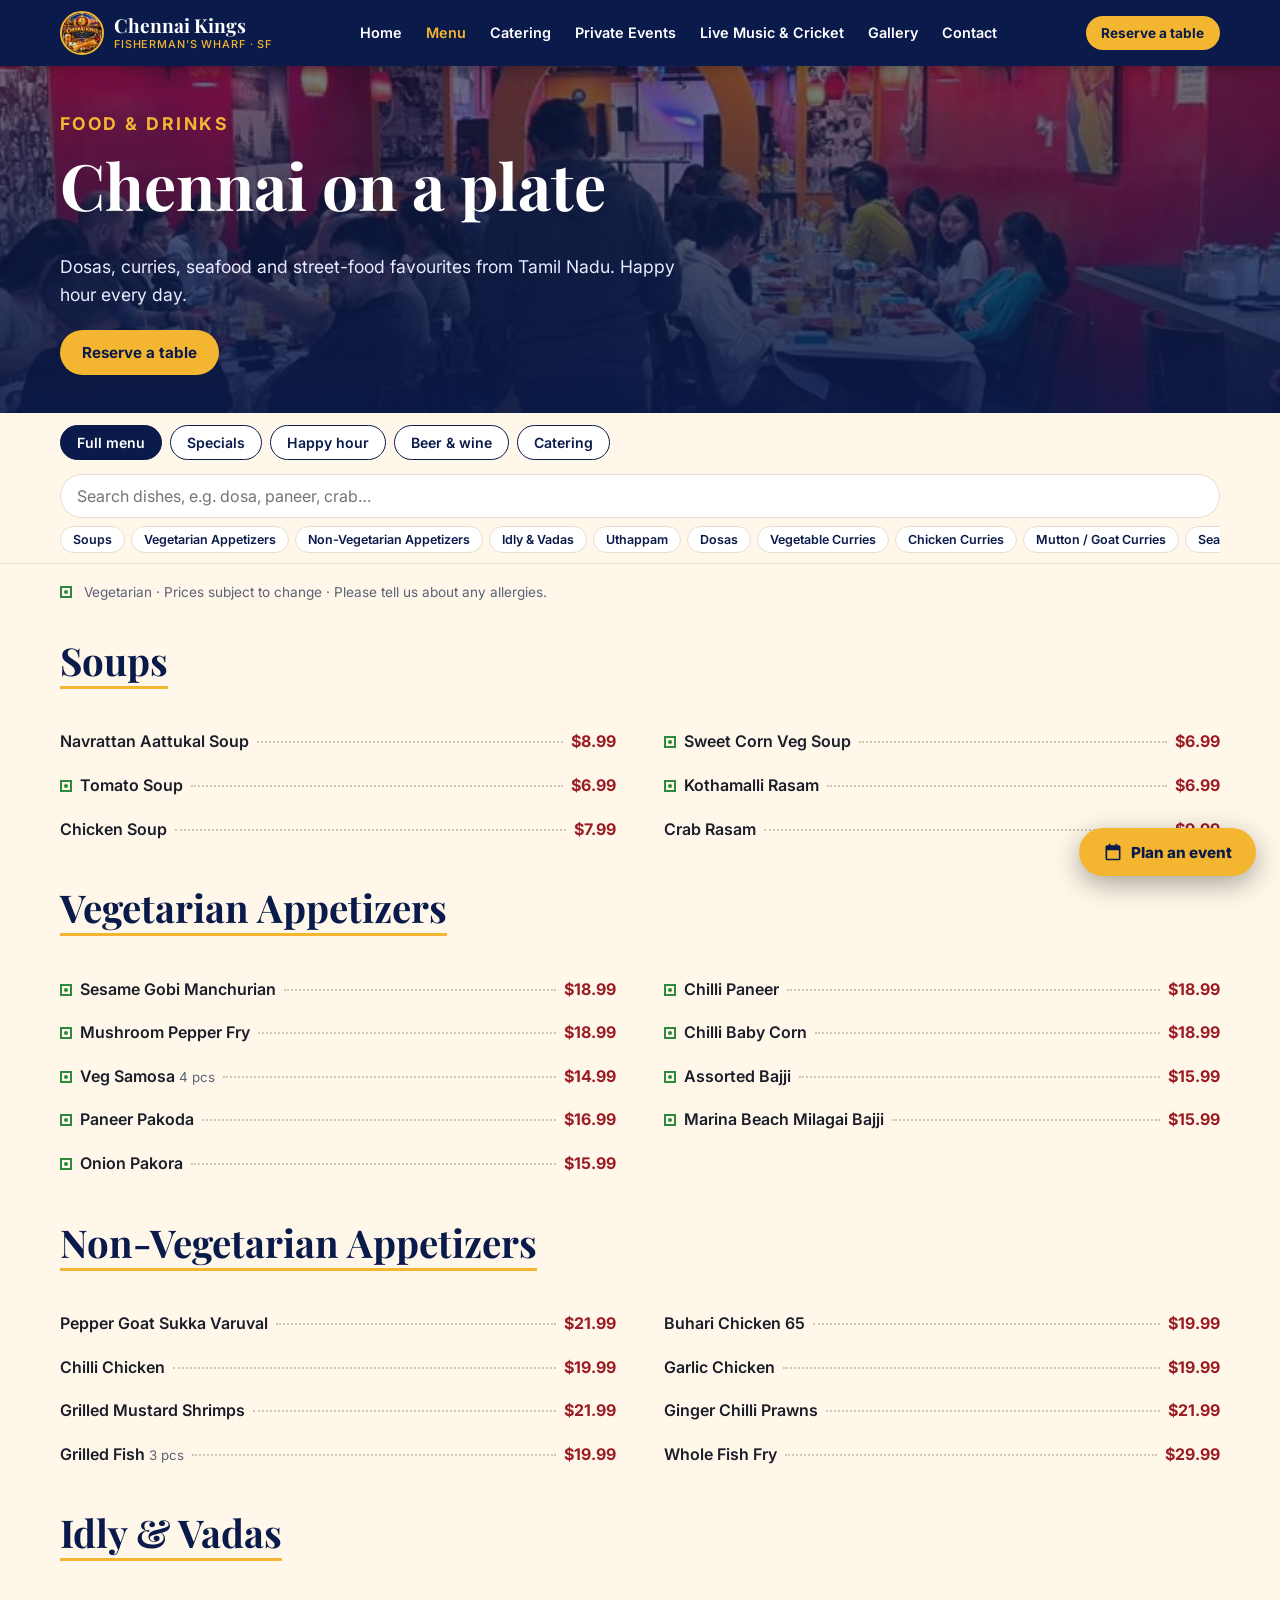
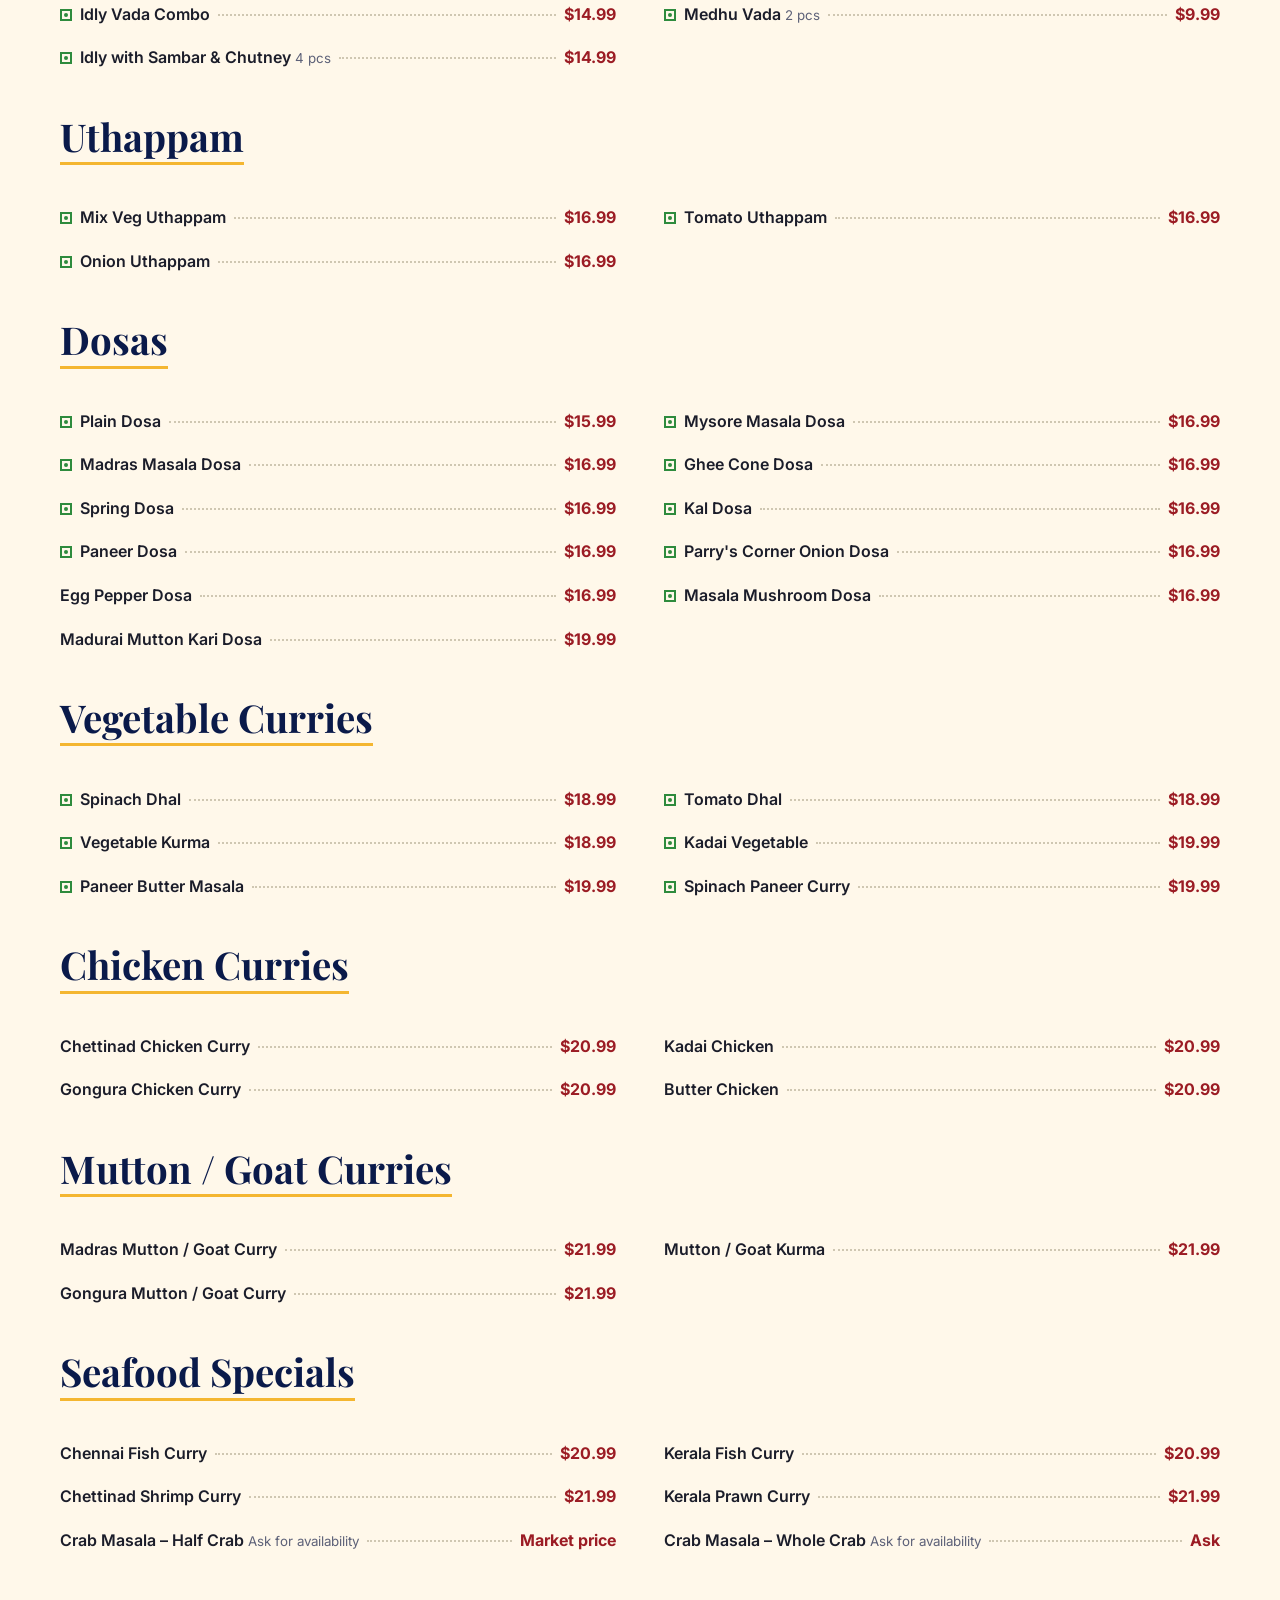
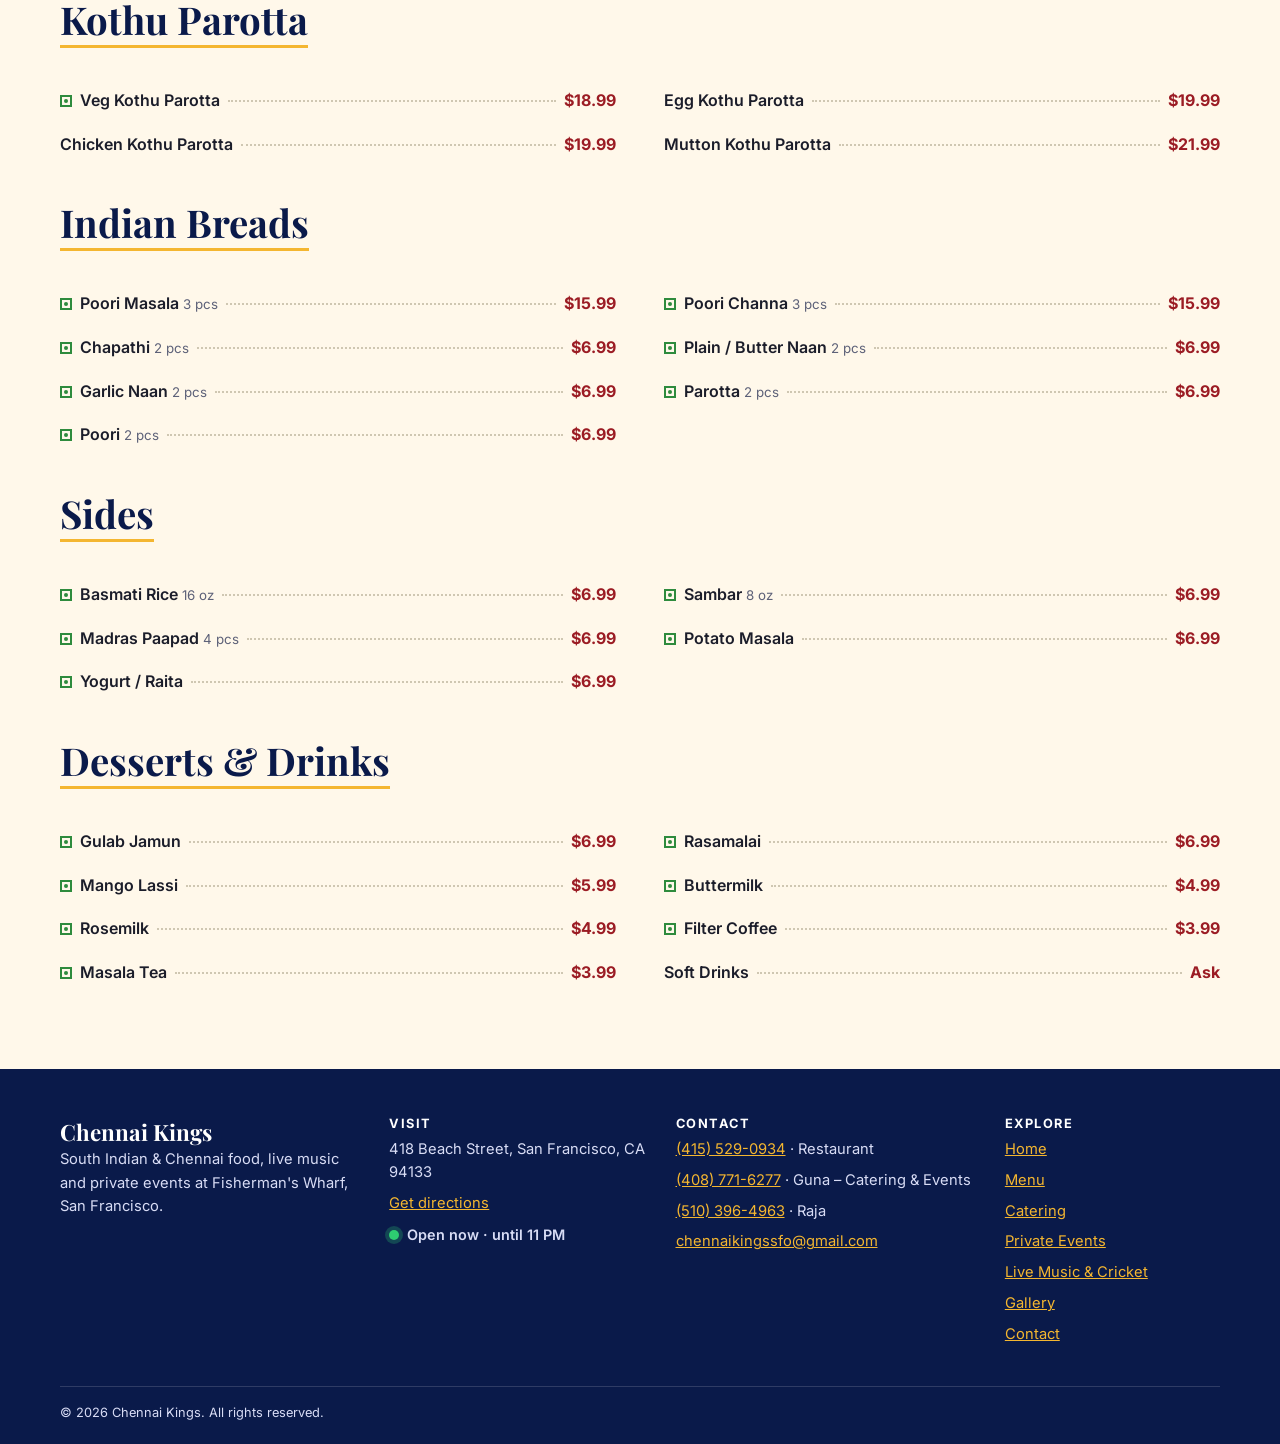
<file: menu.html>
<!doctype html>
<html lang="en">
<head>
<meta charset="utf-8">
<meta name="viewport" content="width=device-width, initial-scale=1">
<title>Menu & Happy Hour – Chennai Kings, Fisherman's Wharf SF</title>
<meta name="description" content="Dosas, uthappam, idly, kothu parotta, Chettinad curries, seafood, beer & wine and daily happy hour at Chennai Kings, San Francisco.">
<meta name="theme-color" content="#0a1a4a">
<link rel="icon" href="assets/logo-icon.png">
<link rel="preconnect" href="https://fonts.googleapis.com"><link rel="preconnect" href="https://fonts.gstatic.com" crossorigin>
<link rel="stylesheet" href="https://fonts.googleapis.com/css2?family=Inter:wght@400;500;600;700;800&family=Playfair+Display:wght@600;700&display=swap">
<link rel="stylesheet" href="css/style.css">
</head>
<body data-page="menu">
<a href="#main" style="position:absolute;left:-999px" onfocus="this.style.left='8px'">Skip to content</a>
<header id="site-header"></header>
<main id="main">
<section class="hero small" style="background-image:url('assets/14_Other_Restaurant_Photos/group-dinner.jpg')">
  <div class="wrap">
    
    <p class="eyebrow" style="color:var(--gold)">Food & drinks</p>
    <h1>Chennai on a plate</h1>
    <p>Dosas, curries, seafood and street-food favourites from Tamil Nadu. Happy hour every day.</p>
    <div class="cta"><a class="btn btn-gold" href="tel:+14155290934">Reserve a table</a></div>
  </div>
</section>
<div class="menu-bar"><div class="wrap">
  <div class="menu-tabs" id="menu-tabs"></div>
  <input class="menu-search" id="menu-search" type="search" placeholder="Search dishes, e.g. dosa, paneer, crab…" aria-label="Search menu">
  <div class="jump" id="menu-jump"></div>
</div></div>
<div class="wrap" style="padding-bottom:40px">
  <p class="legend" style="margin-top:18px"><i class="veg"></i> Vegetarian · Prices subject to change · Please tell us about any allergies.</p>
  <div id="menu-root"></div>
  <p id="menu-empty" class="lead" hidden>No dishes match your search.</p>
</div>
</main>
<footer id="site-footer"></footer>
<script src="js/data.js"></script>
<script src="js/main.js"></script>
</body>
</html>
</file>
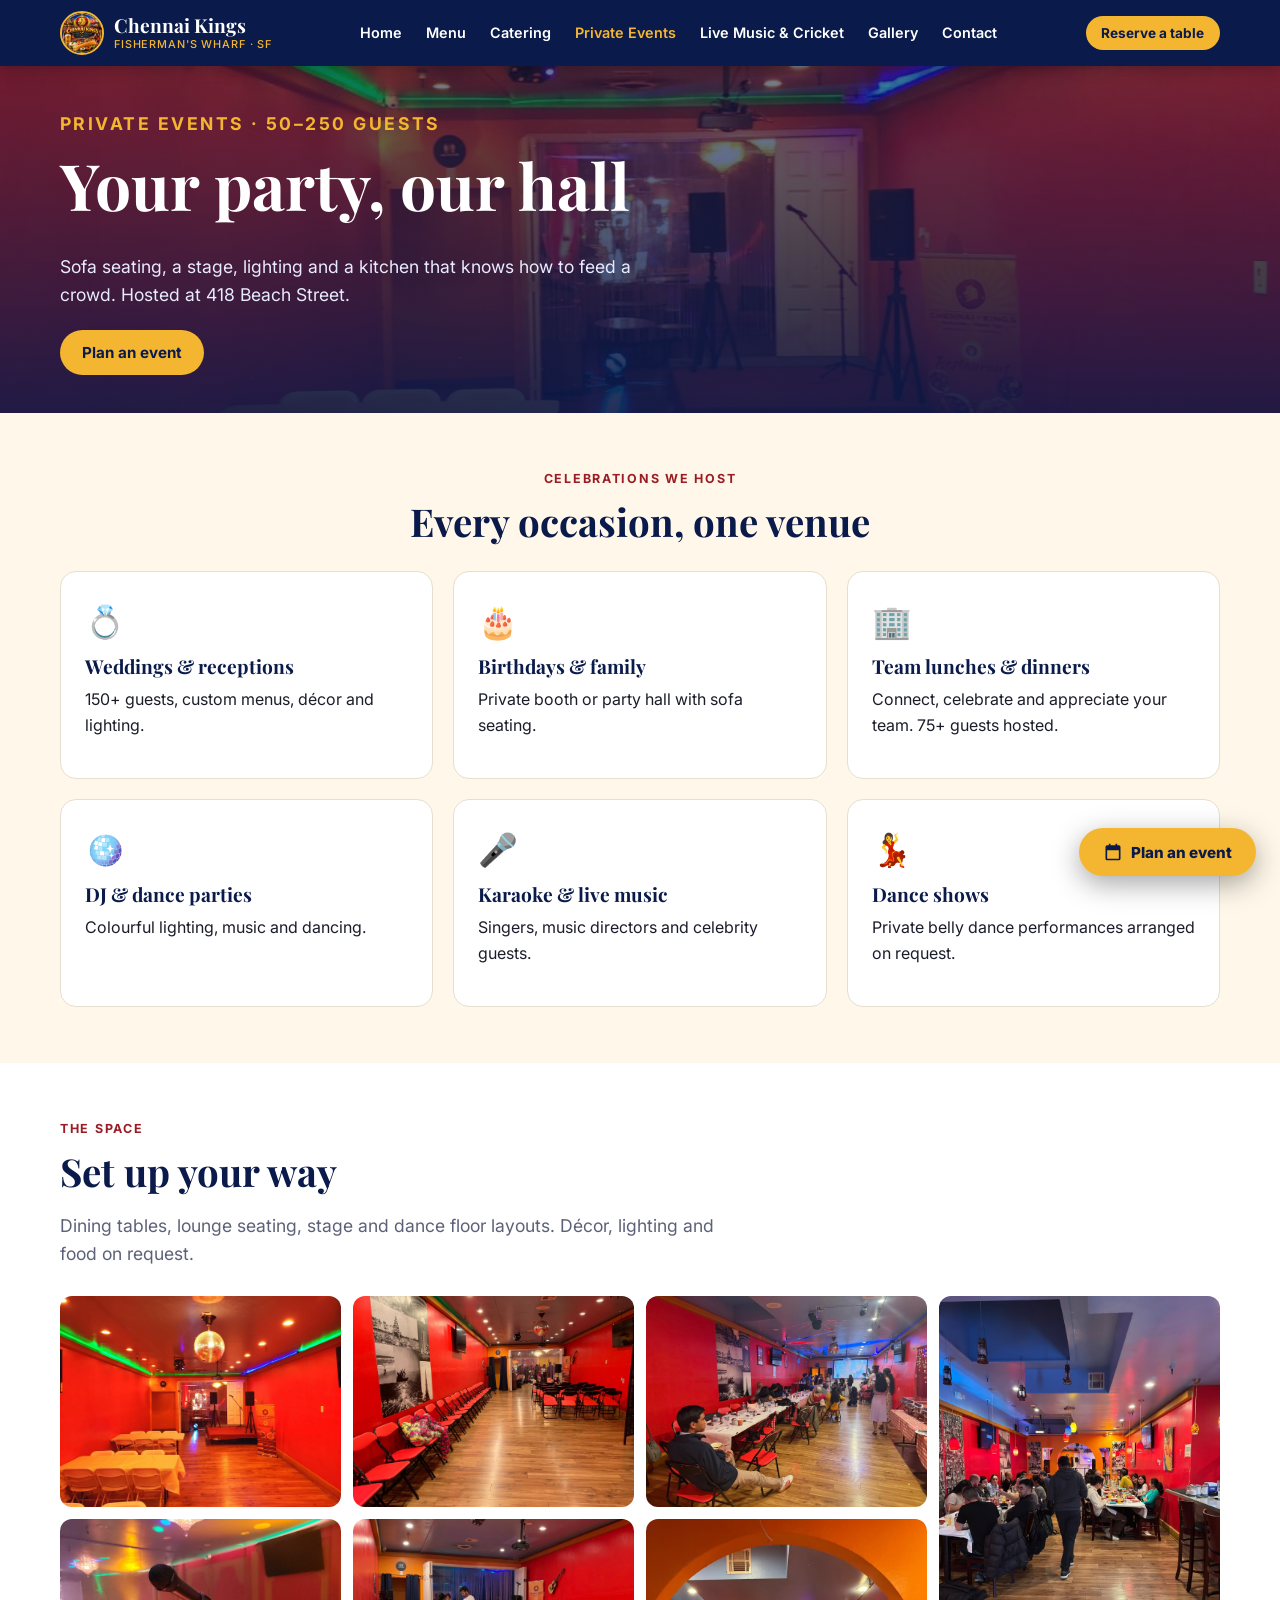
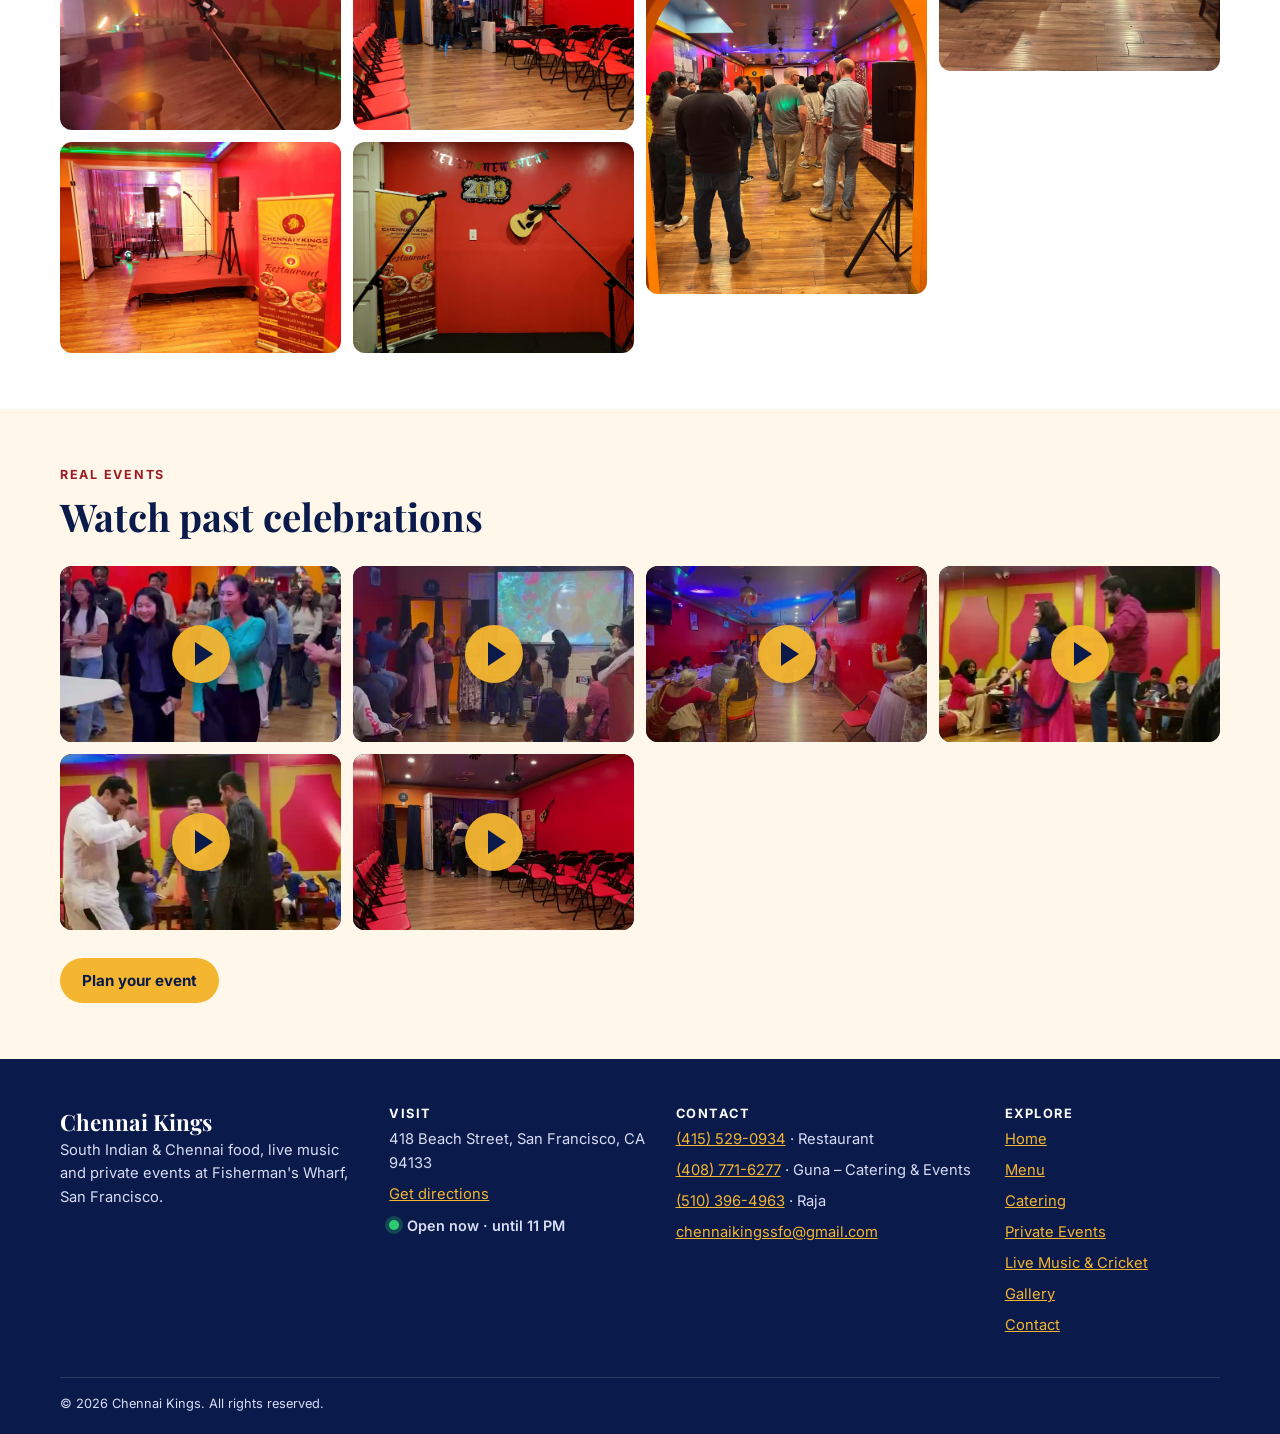
<file: private-events.html>
<!doctype html>
<html lang="en">
<head>
<meta charset="utf-8">
<meta name="viewport" content="width=device-width, initial-scale=1">
<title>Private Events & Party Hall – Weddings, Birthdays, Corporate | Chennai Kings SF</title>
<meta name="description" content="Private party hall at Fisherman's Wharf for 50–250 guests. Weddings, receptions, birthdays, team dinners, DJ and live music.">
<meta name="theme-color" content="#0a1a4a">
<link rel="icon" href="assets/logo-icon.png">
<link rel="preconnect" href="https://fonts.googleapis.com"><link rel="preconnect" href="https://fonts.gstatic.com" crossorigin>
<link rel="stylesheet" href="https://fonts.googleapis.com/css2?family=Inter:wght@400;500;600;700;800&family=Playfair+Display:wght@600;700&display=swap">
<link rel="stylesheet" href="css/style.css">
</head>
<body data-page="events">
<a href="#main" style="position:absolute;left:-999px" onfocus="this.style.left='8px'">Skip to content</a>
<header id="site-header"></header>
<main id="main">
<section class="hero small" style="background-image:url('assets/12_Private_Party_Setups/private-event-setup-1.jpg')">
  <div class="wrap">
    
    <p class="eyebrow" style="color:var(--gold)">Private events · 50–250 guests</p>
    <h1>Your party, our hall</h1>
    <p>Sofa seating, a stage, lighting and a kitchen that knows how to feed a crowd. Hosted at 418 Beach Street.</p>
    <div class="cta"><button class="btn btn-gold" data-plan>Plan an event</button></div>
  </div>
</section>
<section class="block"><div class="wrap">
  <div class="sec-head center"><p class="eyebrow">Celebrations we host</p><h2>Every occasion, one venue</h2></div>
  <div class="grid g3">
    <div class="icon-card"><span class="e">💍</span><h3>Weddings &amp; receptions</h3><p>150+ guests, custom menus, décor and lighting.</p></div>
    <div class="icon-card"><span class="e">🎂</span><h3>Birthdays &amp; family</h3><p>Private booth or party hall with sofa seating.</p></div>
    <div class="icon-card"><span class="e">🏢</span><h3>Team lunches &amp; dinners</h3><p>Connect, celebrate and appreciate your team. 75+ guests hosted.</p></div>
    <div class="icon-card"><span class="e">🪩</span><h3>DJ &amp; dance parties</h3><p>Colourful lighting, music and dancing.</p></div>
    <div class="icon-card"><span class="e">🎤</span><h3>Karaoke &amp; live music</h3><p>Singers, music directors and celebrity guests.</p></div>
    <div class="icon-card"><span class="e">💃</span><h3>Dance shows</h3><p>Private belly dance performances arranged on request.</p></div>
  </div></div></section>

<section class="block alt"><div class="wrap">
  <div class="sec-head"><p class="eyebrow">The space</p><h2>Set up your way</h2><p class="lead">Dining tables, lounge seating, stage and dance floor layouts. Décor, lighting and food on request.</p></div>
  <div class="gallery" data-photos="venue"></div>
</div></section>

<section class="block"><div class="wrap">
  <div class="sec-head"><p class="eyebrow">Real events</p><h2>Watch past celebrations</h2></div>
  <div class="strip" data-videos="wedding-celebration,family-party,team-celebration"></div>
  <div style="margin-top:28px"><button class="btn btn-gold" data-plan>Plan your event</button></div>
</div></section>
</main>
<footer id="site-footer"></footer>
<script src="js/data.js"></script>
<script src="js/main.js"></script>
</body>
</html>
</file>
<file: css/style.css>
:root {
  --navy: #0a1a4a; --navy-2: #12286b; --royal: #1a3a9c;
  --gold: #f4b630; --gold-d: #c98d0a; --crimson: #9b1c24;
  --cream: #fff8ea; --ink: #1b1d2a; --mute: #5d6178; --line: #e6dfcf; --white: #fff;
  --r: 16px; --shadow: 0 8px 28px rgba(10, 26, 74, .14);
  --head: "Playfair Display", Georgia, serif; --body: "Inter", system-ui, -apple-system, "Segoe UI", sans-serif;
}
*, *::before, *::after { box-sizing: border-box; }
html { scroll-behavior: smooth; scroll-padding-top: 130px; }
body { margin: 0; font: 16px/1.6 var(--body); color: var(--ink); background: var(--cream); padding-bottom: 76px; -webkit-font-smoothing: antialiased; }
img, video, iframe { max-width: 100%; display: block; }
a { color: var(--royal); }
h1, h2, h3, h4 { font-family: var(--head); line-height: 1.15; margin: 0 0 .5em; color: var(--navy); }
h1 { font-size: clamp(2.2rem, 7vw, 4rem); } h2 { font-size: clamp(1.6rem, 4.5vw, 2.4rem); } h3 { font-size: 1.2rem; }
p { margin: 0 0 1em; }
.wrap { width: min(1160px, 100% - 32px); margin-inline: auto; }
.lead { font-size: 1.1rem; color: var(--mute); max-width: 62ch; }
.eyebrow { text-transform: uppercase; letter-spacing: .14em; font-size: .78rem; font-weight: 700; color: var(--crimson); margin-bottom: .6rem; }
.fine { font-size: .82rem; color: var(--mute); }
section.block { padding: 56px 0; }
section.block.alt { background: var(--white); }
.sec-head { margin-bottom: 28px; }
.sec-head.center { text-align: center; } .sec-head.center .lead { margin-inline: auto; }
:focus-visible { outline: 3px solid var(--gold); outline-offset: 2px; }

/* buttons */
.btn { display: inline-flex; align-items: center; justify-content: center; gap: .4em; padding: .75em 1.3em; border-radius: 999px; font: 700 .95rem var(--body); text-decoration: none; cursor: pointer; border: 2px solid transparent; transition: transform .15s, background .15s; }
.btn:hover { transform: translateY(-2px); }
.btn-gold { background: var(--gold); color: var(--navy); } .btn-gold:hover { background: #ffc94f; }
.btn-ghost { border-color: rgba(255, 255, 255, .6); color: #fff; }
.btn-ghost-dark { border-color: var(--navy); color: var(--navy); background: transparent; }
.btn-ghost-dark:hover { background: var(--navy); color: #fff; }
.btn.wide { width: 100%; }

/* header */
#site-header { position: sticky; top: 0; z-index: 50; background: var(--navy); color: #fff; box-shadow: 0 2px 14px rgba(0, 0, 0, .25); }
.bar { display: flex; align-items: center; justify-content: space-between; gap: 12px; min-height: 66px; }
.brand { display: flex; align-items: center; gap: 10px; color: #fff; text-decoration: none; font: 700 1.2rem var(--head); line-height: 1.1; }
.brand img { border-radius: 50%; border: 2px solid var(--gold); }
.brand small { display: block; font: 500 .68rem var(--body); letter-spacing: .08em; text-transform: uppercase; color: var(--gold); }
#nav { display: none; }
.bar-actions { display: flex; align-items: center; gap: 10px; }
.bar-actions .btn { padding: .55em 1em; font-size: .85rem; }
.bar-actions .btn-ghost { display: none; }
.burger { width: 44px; height: 44px; background: none; border: 0; cursor: pointer; position: relative; }
.burger span, .burger span::before, .burger span::after { content: ""; position: absolute; left: 10px; right: 10px; height: 2px; background: #fff; transition: .2s; }
.burger span { top: 21px; } .burger span::before { top: -7px; left: 0; right: 0; } .burger span::after { top: 7px; left: 0; right: 0; }
.nav-open .burger span { background: transparent; } .nav-open .burger span::before { top: 0; transform: rotate(45deg); } .nav-open .burger span::after { top: 0; transform: rotate(-45deg); }
.nav-open #nav { display: flex; flex-direction: column; position: absolute; top: 100%; left: 0; right: 0; background: var(--navy-2); padding: 8px 16px 16px; }
#nav a { color: #fff; text-decoration: none; padding: 12px 4px; border-bottom: 1px solid rgba(255, 255, 255, .12); font-weight: 600; }
#nav a[aria-current] { color: var(--gold); }
@media (min-width: 1000px) {
  #nav, .nav-open #nav { display: flex; flex-direction: row; position: static; background: none; padding: 0; gap: 4px; }
  #nav a { border: 0; padding: 8px 10px; border-radius: 8px; font-size: .9rem; }
  #nav a:hover { background: rgba(255, 255, 255, .1); }
  .burger { display: none; } .bar-actions .btn-ghost { display: inline-flex; }
}

/* hero */
.hero { position: relative; color: #fff; background: var(--navy) center/cover; isolation: isolate; }
.hero::before { content: ""; position: absolute; inset: 0; z-index: -1; background: linear-gradient(180deg, rgba(10, 26, 74, .55), rgba(10, 26, 74, .9)); }
.hero .wrap { padding: 72px 0 60px; }
.hero h1, .hero h2 { color: #fff; } .hero h1 em { color: var(--gold); font-style: normal; }
.hero p { max-width: 56ch; font-size: 1.1rem; color: #e8ebff; }
.hero .cta { display: flex; flex-wrap: wrap; gap: 12px; margin-top: 20px; }
.hero.small .wrap { padding: 44px 0 38px; }
.status { display: inline-flex; align-items: center; gap: 8px; font-weight: 600; font-size: .9rem; }
.status::before { content: ""; width: 10px; height: 10px; border-radius: 50%; background: #c0392b; }
.status.is-open::before { background: #2ecc71; box-shadow: 0 0 0 4px rgba(46, 204, 113, .25); }
.hero .status { background: rgba(255, 255, 255, .12); padding: 6px 14px; border-radius: 999px; margin-bottom: 18px; }

/* stats */
.stats { background: var(--navy); color: #fff; }
.stats .wrap { display: grid; grid-template-columns: 1fr 1fr; gap: 20px; padding: 28px 0; }
.stats b { display: block; font: 700 clamp(1.8rem, 6vw, 2.8rem) var(--head); color: var(--gold); }
.stats span { font-size: .85rem; color: #cfd5f5; }
@media (min-width: 800px) { .stats .wrap { grid-template-columns: repeat(4, 1fr); } }

/* cards */
.grid { display: grid; gap: 20px; }
.g2 { grid-template-columns: repeat(auto-fit, minmax(min(100%, 320px), 1fr)); }
.g3 { grid-template-columns: repeat(auto-fit, minmax(min(100%, 280px), 1fr)); }
.g4 { grid-template-columns: repeat(auto-fit, minmax(min(100%, 240px), 1fr)); }
.card { background: #fff; border-radius: var(--r); overflow: hidden; box-shadow: var(--shadow); text-decoration: none; color: inherit; display: block; }
.card .pad { padding: 20px; }
.ev img { aspect-ratio: 4/3; width: 100%; object-fit: cover; transition: transform .4s; }
.ev:hover img { transform: scale(1.04); }
.ev div { padding: 16px 18px 20px; } .ev h3 { margin-bottom: .2em; } .ev p { margin: 0; color: var(--mute); font-size: .92rem; }
.card.ev { overflow: hidden; }
.feature { display: grid; gap: 28px; align-items: center; }
.feature img { border-radius: var(--r); box-shadow: var(--shadow); width: 100%; aspect-ratio: 4/3; object-fit: cover; }
@media (min-width: 800px) { .feature { grid-template-columns: 1fr 1fr; gap: 48px; } .feature.flip .media { order: 2; } }
.ticks { list-style: none; padding: 0; margin: 0 0 1.2em; } .ticks li { padding-left: 1.8em; position: relative; margin-bottom: .4em; }
.ticks li::before { content: "✓"; position: absolute; left: 0; color: var(--crimson); font-weight: 800; }
.icon-card { padding: 24px; background: #fff; border-radius: var(--r); border: 1px solid var(--line); }
.icon-card .e { font-size: 2rem; display: block; margin-bottom: 8px; }

/* packages */
.pkg { background: #fff; border: 1px solid var(--line); border-radius: var(--r); padding: 26px 22px; position: relative; display: flex; flex-direction: column; }
.pkg.feat { border: 2px solid var(--gold); box-shadow: var(--shadow); }
.pkg .tag { color: var(--crimson); font-size: .76rem; font-weight: 700; text-transform: uppercase; letter-spacing: .1em; margin: 0 0 4px; }
.pkg .guests { color: var(--mute); font-size: .9rem; margin: 0; }
.pkg .price { margin: 14px 0; font-size: .95rem; } .pkg .price b { font: 700 1.6rem var(--head); color: var(--navy); }
.pkg ul { list-style: none; padding: 0; margin: 0 0 20px; flex: 1; } .pkg li { padding: 7px 0 7px 1.6em; position: relative; border-top: 1px solid var(--line); font-size: .93rem; }
.pkg li::before { content: "✓"; position: absolute; left: 0; color: var(--crimson); font-weight: 800; }
.ribbon { position: absolute; top: -12px; right: 18px; background: var(--gold); color: var(--navy); font-size: .72rem; font-weight: 800; padding: 4px 12px; border-radius: 999px; }

/* hours + map */
.info-grid { display: grid; gap: 24px; }
@media (min-width: 800px) { .info-grid { grid-template-columns: 1fr 1.3fr; } }
.hours { list-style: none; padding: 0; margin: 0; } .hours li { display: flex; justify-content: space-between; padding: 10px 0; border-bottom: 1px solid var(--line); }
.hours li.today { font-weight: 800; color: var(--crimson); }
.map { border-radius: var(--r); overflow: hidden; min-height: 320px; box-shadow: var(--shadow); } .map iframe { width: 100%; height: 100%; min-height: 320px; border: 0; }
.panel { background: #fff; border-radius: var(--r); padding: 24px; box-shadow: var(--shadow); }
.contact-list { list-style: none; padding: 0; margin: 0; } .contact-list li { padding: 10px 0; border-bottom: 1px solid var(--line); display: flex; justify-content: space-between; gap: 12px; flex-wrap: wrap; }

/* calendar */
.cal { list-style: none; padding: 0; margin: 0; display: grid; gap: 12px; }
.cal-row { display: grid; grid-template-columns: 64px 1fr; gap: 14px; align-items: center; background: #fff; border-radius: var(--r); padding: 14px 16px; box-shadow: var(--shadow); }
.cal-row time { background: var(--navy); color: var(--gold); border-radius: 12px; text-align: center; padding: 8px 0; font-size: .75rem; text-transform: uppercase; letter-spacing: .1em; } .cal-row time b { display: block; font: 700 1.6rem var(--head); color: #fff; }
.cal-row h3 { margin: 0 0 2px; font-size: 1.05rem; } .cal-row p { margin: 0; color: var(--mute); font-size: .9rem; }
.cal-row .btn { grid-column: 1 / -1; }
@media (min-width: 700px) { .cal-row { grid-template-columns: 64px 1fr auto; } .cal-row .btn { grid-column: auto; } }
.badge { font: 700 .62rem var(--body); background: #ffe7a3; color: #7a5600; padding: 2px 7px; border-radius: 999px; vertical-align: middle; text-transform: uppercase; letter-spacing: .06em; }
.cal-empty { padding: 20px; text-align: center; color: var(--mute); }

/* menu */
.menu-bar { position: sticky; top: 66px; z-index: 40; background: var(--cream); padding: 12px 0 10px; border-bottom: 1px solid var(--line); }
.menu-tabs, .chips-row { display: flex; gap: 8px; overflow-x: auto; scrollbar-width: none; padding-bottom: 4px; } .menu-tabs::-webkit-scrollbar, .chips-row::-webkit-scrollbar { display: none; }
.menu-tabs button, .chips-row button, .jump a { flex: none; padding: 8px 16px; border-radius: 999px; border: 1.5px solid var(--navy); background: #fff; color: var(--navy); font: 600 .88rem var(--body); cursor: pointer; text-decoration: none; }
.menu-tabs button.on, .chips-row button.on { background: var(--navy); color: #fff; }
.menu-search { width: 100%; margin-top: 10px; padding: 11px 16px; border-radius: 999px; border: 1.5px solid var(--line); font: 1rem var(--body); background: #fff; }
.jump { display: flex; gap: 6px; overflow-x: auto; margin-top: 8px; scrollbar-width: none; } .jump a { border-color: var(--line); font-size: .78rem; padding: 5px 12px; }
.m-sec { margin: 34px 0; } .m-sec h2 { border-bottom: 3px solid var(--gold); display: inline-block; padding-bottom: 4px; }
.m-list { list-style: none; padding: 0; margin: 12px 0 0; display: grid; gap: 0 48px; }
@media (min-width: 800px) { .m-list { grid-template-columns: 1fr 1fr; } }
.m-list li { display: flex; align-items: baseline; gap: 8px; padding: 9px 0; }
.m-name { font-weight: 600; } .m-name small { font-weight: 400; color: var(--mute); }
.m-dots { flex: 1; border-bottom: 2px dotted #cfc7b2; min-width: 12px; transform: translateY(-4px); }
.m-list b { color: var(--crimson); white-space: nowrap; } .m-list s { color: var(--mute); font-size: .8rem; margin-left: 4px; }
.veg { display: inline-block; width: 12px; height: 12px; border: 2px solid #2e8b3d; margin-right: 8px; position: relative; vertical-align: -1px; }
.veg::after { content: ""; position: absolute; inset: 2px; border-radius: 50%; background: #2e8b3d; }
.legend { font-size: .85rem; color: var(--mute); }
.chips { list-style: none; padding: 0; margin: 12px 0; display: flex; flex-wrap: wrap; gap: 8px; } .chips li { background: #fff; border: 1px solid var(--line); border-radius: 999px; padding: 6px 14px; font-size: .9rem; }
.hh-time { display: inline-block; background: var(--crimson); color: #fff; padding: 6px 16px; border-radius: 999px; font-weight: 700; }
.hh-grid { display: grid; gap: 24px; } @media (min-width: 800px) { .hh-grid { grid-template-columns: 1fr 1fr; } } .hh-grid .m-list { grid-template-columns: 1fr; }

/* gallery */
.gallery { columns: 2; column-gap: 12px; }
@media (min-width: 700px) { .gallery { columns: 3; } } @media (min-width: 1000px) { .gallery { columns: 4; } }
.g-item { break-inside: avoid; margin: 0 0 12px; display: block; width: 100%; padding: 0; border: 0; border-radius: 12px; overflow: hidden; background: #ddd; cursor: zoom-in; position: relative; }
.g-item img, .g-item video { width: 100%; height: auto; }
.g-video { cursor: default; } .vid { display: block; width: 100%; padding: 0; border: 0; background: #000; cursor: pointer; position: relative; }
.vid img { width: 100%; opacity: .92; } .vid:hover img { opacity: 1; }
.play { position: absolute; inset: 0; margin: auto; width: 58px; height: 58px; border-radius: 50%; background: rgba(244, 182, 48, .95); box-shadow: 0 4px 16px rgba(0, 0, 0, .4); }
.play::after { content: ""; position: absolute; left: 23px; top: 17px; border-left: 18px solid var(--navy); border-top: 12px solid transparent; border-bottom: 12px solid transparent; }
.strip { display: grid; grid-template-columns: repeat(auto-fill, minmax(min(100%, 250px), 1fr)); gap: 12px; } .strip .g-item { margin: 0; }
.strip .g-item video, .strip .vid img { aspect-ratio: 16/10; object-fit: cover; }
#lightbox { border: 0; padding: 0; background: transparent; max-width: 100vw; max-height: 100vh; width: 100vw; height: 100vh; }
#lightbox::backdrop { background: rgba(5, 10, 30, .92); }
#lightbox img { position: absolute; inset: 0; margin: auto; max-width: 94vw; max-height: 88vh; object-fit: contain; }
#lightbox button { position: absolute; background: rgba(255, 255, 255, .15); color: #fff; border: 0; width: 48px; height: 48px; border-radius: 50%; font-size: 1.6rem; cursor: pointer; }
#lightbox .prev { left: 12px; top: 50%; } #lightbox .next { right: 12px; top: 50%; } #lightbox .close { right: 12px; top: 12px; }

/* inquiry modal */
#inquiry { border: 0; border-radius: 20px; padding: 0; width: min(520px, 94vw); max-height: 94vh; box-shadow: 0 20px 60px rgba(0, 0, 0, .45); }
#inquiry::backdrop { background: rgba(10, 26, 74, .7); }
.inq { padding: 26px 22px 22px; position: relative; display: grid; gap: 12px; }
.inq h2 { margin: 0; } .inq .lead { margin: 0 0 4px; font-size: 1rem; }
.inq label { display: grid; gap: 4px; font-weight: 600; font-size: .88rem; } .inq label small { font-weight: 400; color: var(--mute); }
.inq input, .inq select, .inq textarea { font: 1rem var(--body); padding: 11px 12px; border: 1.5px solid var(--line); border-radius: 10px; width: 100%; background: #fff; }
.inq .two { display: grid; grid-template-columns: 1fr 1fr; gap: 10px; }
.inq .x { position: absolute; top: 8px; right: 12px; background: none; border: 0; font-size: 2rem; cursor: pointer; color: var(--mute); line-height: 1; }
.err { color: var(--crimson); font-weight: 600; margin: 0; font-size: .9rem; }

/* sticky action bar */
.sticky { position: fixed; z-index: 60; left: 0; right: 0; bottom: 0; display: grid; grid-template-columns: 1fr 1fr 1.6fr; background: var(--navy); border-top: 3px solid var(--gold); padding-bottom: env(safe-area-inset-bottom); }
.sticky a, .sticky button { display: flex; flex-direction: column; align-items: center; justify-content: center; gap: 2px; padding: 10px 4px; color: #fff; background: none; border: 0; font: 600 .74rem var(--body); text-decoration: none; cursor: pointer; }
.sticky svg { width: 20px; height: 20px; fill: currentColor; }
.sticky .plan { background: var(--gold); color: var(--navy); font-weight: 800; font-size: .85rem; }
@media (min-width: 900px) {
  body { padding-bottom: 0; }
  .sticky { left: auto; right: 24px; bottom: 24px; display: block; background: none; border: 0; }
  .sticky a { display: none; }
  .sticky .plan { flex-direction: row; gap: 8px; padding: 14px 24px; border-radius: 999px; box-shadow: 0 8px 28px rgba(0, 0, 0, .35); font-size: .95rem; }
  .sticky .plan:hover { background: #ffc94f; }
}

/* footer */
#site-footer { background: var(--navy); color: #d8dcf5; padding: 48px 0 20px; font-size: .92rem; }
#site-footer a { color: var(--gold); } #site-footer h4 { color: #fff; font-family: var(--body); font-size: .8rem; letter-spacing: .12em; text-transform: uppercase; }
#site-footer p { margin: 0 0 .5em; } .foot-brand { font: 700 1.4rem var(--head); color: #fff; }
.foot-grid { display: grid; gap: 28px; } @media (min-width: 800px) { .foot-grid { grid-template-columns: 1.4fr 1.2fr 1.4fr 1fr; } }
.soc a { margin-right: 12px; } .copy { margin-top: 32px; padding-top: 16px; border-top: 1px solid rgba(255, 255, 255, .15); font-size: .8rem; }

@media (prefers-reduced-motion: reduce) { * { transition: none !important; scroll-behavior: auto !important; } }

/* ======================= MOTION & HOME HERO ======================= */
/* transparent header over the home hero, solid after scroll */
body[data-page="home"] #site-header { position: fixed; left: 0; right: 0; background: transparent; box-shadow: none; transition: background .3s, box-shadow .3s; }
body[data-page="home"] #site-header.scrolled, body[data-page="home"].nav-open #site-header { background: rgba(10, 26, 74, .96); backdrop-filter: blur(10px); box-shadow: 0 2px 14px rgba(0, 0, 0, .3); }
#site-header { transition: background .3s; }

.hero-home { position: relative; min-height: 100svh; display: flex; align-items: center; color: #fff; background: #060f33; overflow: hidden; isolation: isolate; padding: 110px 0 90px; }
.hh-video { position: absolute; inset: 0; z-index: -3; background: #060f33 center/cover url("../assets/hero/hero-poster.jpg"); }
.hh-video video { width: 100%; height: 100%; object-fit: cover; object-position: 62% 50%; display: block; }
/* shade: light while the close-up plays, deepens on the left as the copy arrives */
.hero-home::before { content: ""; position: absolute; inset: 0; z-index: -2; background: linear-gradient(180deg, rgba(6, 15, 51, .55), transparent 22%); }
.hero-home::after { content: ""; position: absolute; inset: 0; z-index: -2; background: linear-gradient(90deg, rgba(6, 15, 51, .9) 0%, rgba(6, 15, 51, .7) 36%, rgba(6, 15, 51, .15) 68%, transparent 85%); transition: opacity 1.4s ease; }
.hv .hero-home:not(.revealed)::after { opacity: 0; }
/* copy blurs in from the left, staggered, when the camera pulls back */
.hv .hh-copy > * { opacity: 0; transform: translateX(-36px); filter: blur(10px); transition: opacity 1s cubic-bezier(.2, .7, .2, 1), transform 1s cubic-bezier(.2, .7, .2, 1), filter 1s ease; }
.hv .hero-home.revealed .hh-copy > * { opacity: 1; transform: none; filter: none; }
.hv .hero-home.revealed .hh-copy > :nth-child(2) { transition-delay: .1s; } .hv .hero-home.revealed .hh-copy > :nth-child(3) { transition-delay: .2s; }
.hv .hero-home.revealed .hh-copy > :nth-child(4) { transition-delay: .32s; } .hv .hero-home.revealed .hh-copy > :nth-child(5) { transition-delay: .44s; } .hv .hero-home.revealed .hh-copy > :nth-child(6) { transition-delay: .56s; }
.hh-copy { max-width: 620px; text-shadow: 0 2px 18px rgba(0, 0, 0, .45); }
/* phones / portrait: video fills the screen, copy sits at the bottom over a rising shade */
@media (max-width: 767px), (orientation: portrait) and (max-width: 1024px) {
  .hero-home { align-items: flex-end; padding: 96px 0 76px; }
  .hh-video video { object-position: 64% 50%; }
  .hero-home::after { background: linear-gradient(0deg, rgba(6, 15, 51, .96) 0%, rgba(6, 15, 51, .82) 38%, rgba(6, 15, 51, .2) 64%, transparent 78%); }
  .hh-copy h1 { font-size: clamp(2rem, 9vw, 3rem); }
  .hh-copy > p { font-size: 1rem; }
  .hh-copy .cta { margin: 16px 0 12px; } .hh-copy .cta .btn { flex: 1 1 auto; text-align: center; }
}
@media (max-width: 480px) { .hh-copy .facts { display: none; } .hh-copy .status { margin-bottom: 12px; } }
@keyframes bgdrift { to { transform: scale(1.25) translate(-2%, 2%); } }
.hh-grid { display: grid; gap: 36px; align-items: center; position: relative; z-index: 1; }
.hh-copy h1 { color: #fff; font-size: clamp(2.3rem, 7.5vw, 4.6rem); margin-bottom: .35em; }
.hh-copy h1 em { font-style: normal; background: linear-gradient(90deg, var(--gold), #ffe29a, var(--gold)); background-size: 200% 100%; -webkit-background-clip: text; background-clip: text; color: transparent; animation: shine 5s linear infinite; }
@keyframes shine { to { background-position: -200% 0; } }
.hh-copy > p { color: #dfe4ff; font-size: 1.12rem; max-width: 52ch; }
.hh-copy .cta { display: flex; flex-wrap: wrap; gap: 12px; margin: 22px 0 18px; }
.hh-copy .status { background: rgba(255, 255, 255, .12); padding: 6px 14px; border-radius: 999px; margin-bottom: 18px; backdrop-filter: blur(6px); }
.facts { list-style: none; padding: 0; margin: 0; display: flex; flex-wrap: wrap; gap: 8px; }
.facts li { font-size: .82rem; font-weight: 600; padding: 6px 12px; border-radius: 999px; border: 1px solid rgba(244, 182, 48, .5); color: var(--gold); background: rgba(244, 182, 48, .08); }
.hh-logo { position: relative; width: min(78vw, 460px); margin-inline: auto; perspective: 900px; }
.hh-logo .halo { position: absolute; inset: -14%; border-radius: 50%; background: conic-gradient(from 0deg, transparent, rgba(244, 182, 48, .65), transparent 40%, rgba(155, 28, 36, .5), transparent 75%); filter: blur(28px); animation: spin 14s linear infinite; z-index: -1; }
.hh-logo img { width: 100%; height: auto; aspect-ratio: 1; border-radius: 28px; border: 3px solid rgba(244, 182, 48, .85); box-shadow: 0 30px 80px rgba(0, 0, 0, .55), 0 0 0 8px rgba(244, 182, 48, .12); animation: float 6s ease-in-out infinite; transform-style: preserve-3d; transition: transform .15s ease-out; will-change: transform; }
.hh-logo.tilting img { animation: none; }
@keyframes float { 50% { transform: translateY(-14px) rotate(.6deg); } }
@keyframes spin { to { transform: rotate(360deg); } }
@media (min-width: 900px) { .hh-grid { grid-template-columns: 1.05fr .95fr; gap: 56px; } .hh-logo { width: min(100%, 520px); } }
.scroll-cue { position: absolute; bottom: 18px; left: 50%; translate: -50% 0; width: 26px; height: 42px; border: 2px solid rgba(255, 255, 255, .55); border-radius: 14px; z-index: 2; }
.scroll-cue::after { content: ""; position: absolute; top: 7px; left: 50%; width: 4px; height: 8px; margin-left: -2px; background: var(--gold); border-radius: 2px; animation: wheel 1.8s infinite; }
@keyframes wheel { 0% { opacity: 1; transform: translateY(0); } 100% { opacity: 0; transform: translateY(16px); } }

/* floating gold embers (home hero + page heroes) */
.embers { position: absolute; inset: 0; z-index: 0; pointer-events: none; overflow: hidden; }
.embers i { position: absolute; bottom: -20px; left: var(--x); width: var(--s); height: var(--s); border-radius: 50%; background: radial-gradient(circle, #ffe9a8, var(--gold) 55%, transparent 70%); opacity: 0; animation: rise var(--d) linear var(--delay) infinite; }
@keyframes rise { 0% { transform: translate(0, 0); opacity: 0; } 10% { opacity: .9; } 100% { transform: translate(var(--dx), -110vh); opacity: 0; } }

/* page heroes: slow ken-burns */
.hero { overflow: hidden; background-size: 112%; animation: kb 26s ease-in-out infinite alternate; }
@keyframes kb { to { background-size: 128%; background-position: 60% 40%; } }
.hero .wrap { position: relative; z-index: 1; }
.hero h1, .hero .eyebrow, .hero > .wrap > p, .hero .cta { animation: up .8s both; } .hero h1 { animation-delay: .08s; } .hero > .wrap > p { animation-delay: .16s; } .hero .cta { animation-delay: .24s; }
@keyframes up { from { opacity: 0; transform: translateY(24px); } }

/* marquee */
.marquee { background: linear-gradient(90deg, var(--crimson), #7d1219, var(--crimson)); color: #fff; overflow: hidden; white-space: nowrap; border-block: 2px solid var(--gold); }
.marquee .track { display: inline-flex; animation: scroll 38s linear infinite; }
.marquee:hover .track { animation-play-state: paused; }
.marquee span { padding: 13px 22px; font: 700 .95rem var(--head); letter-spacing: .06em; text-transform: uppercase; }
.marquee span::after { content: "✦"; color: var(--gold); margin-left: 44px; }
@keyframes scroll { to { transform: translateX(-50%); } }

/* scroll reveal */
.js .reveal { opacity: 0; transform: translateY(34px); transition: opacity .8s cubic-bezier(.2, .7, .2, 1), transform .8s cubic-bezier(.2, .7, .2, 1); transition-delay: var(--rd, 0ms); }
.js .reveal.in { opacity: 1; transform: none; }

/* richer hovers */
.card, .icon-card, .pkg, .cal-row { transition: transform .35s cubic-bezier(.2, .7, .2, 1), box-shadow .35s; }
.card:hover, .icon-card:hover, .pkg:hover, .cal-row:hover { transform: translateY(-6px); box-shadow: 0 18px 44px rgba(10, 26, 74, .22); }
.icon-card .e { transition: transform .4s; } .icon-card:hover .e { transform: scale(1.25) rotate(-8deg); }
.btn-gold { position: relative; overflow: hidden; } .btn-gold::after { content: ""; position: absolute; top: 0; left: -80%; width: 50%; height: 100%; background: linear-gradient(100deg, transparent, rgba(255, 255, 255, .7), transparent); transform: skewX(-20deg); animation: glint 4.5s infinite; pointer-events: none; }
@keyframes glint { 0%, 70% { left: -80%; } 100% { left: 160%; } }
.sticky .plan { animation: pulse 2.6s infinite; } @keyframes pulse { 0% { box-shadow: 0 0 0 0 rgba(244, 182, 48, .6); } 70%, 100% { box-shadow: 0 0 0 16px rgba(244, 182, 48, 0); } }
.feature .media { overflow: hidden; border-radius: var(--r); } .feature .media img { transition: transform .8s; } .feature .media:hover img { transform: scale(1.06); }
.stats b { font-variant-numeric: tabular-nums; }
.g-item img { transition: transform .5s; } button.g-item:hover img { transform: scale(1.06); }

@media (prefers-reduced-motion: reduce) {
  .hh-bg, .hh-logo .halo, .hh-logo img, .embers i, .hero, .marquee .track, .btn-gold::after, .sticky .plan, .hh-copy h1 em, .scroll-cue::after, .hero h1, .hero .eyebrow, .hero > .wrap > p, .hero .cta { animation: none !important; }
  .js .reveal { opacity: 1; transform: none; transition: none; }
  .hv .hh-copy > *, .hero-home::after { transition: none !important; }
}
</file>
